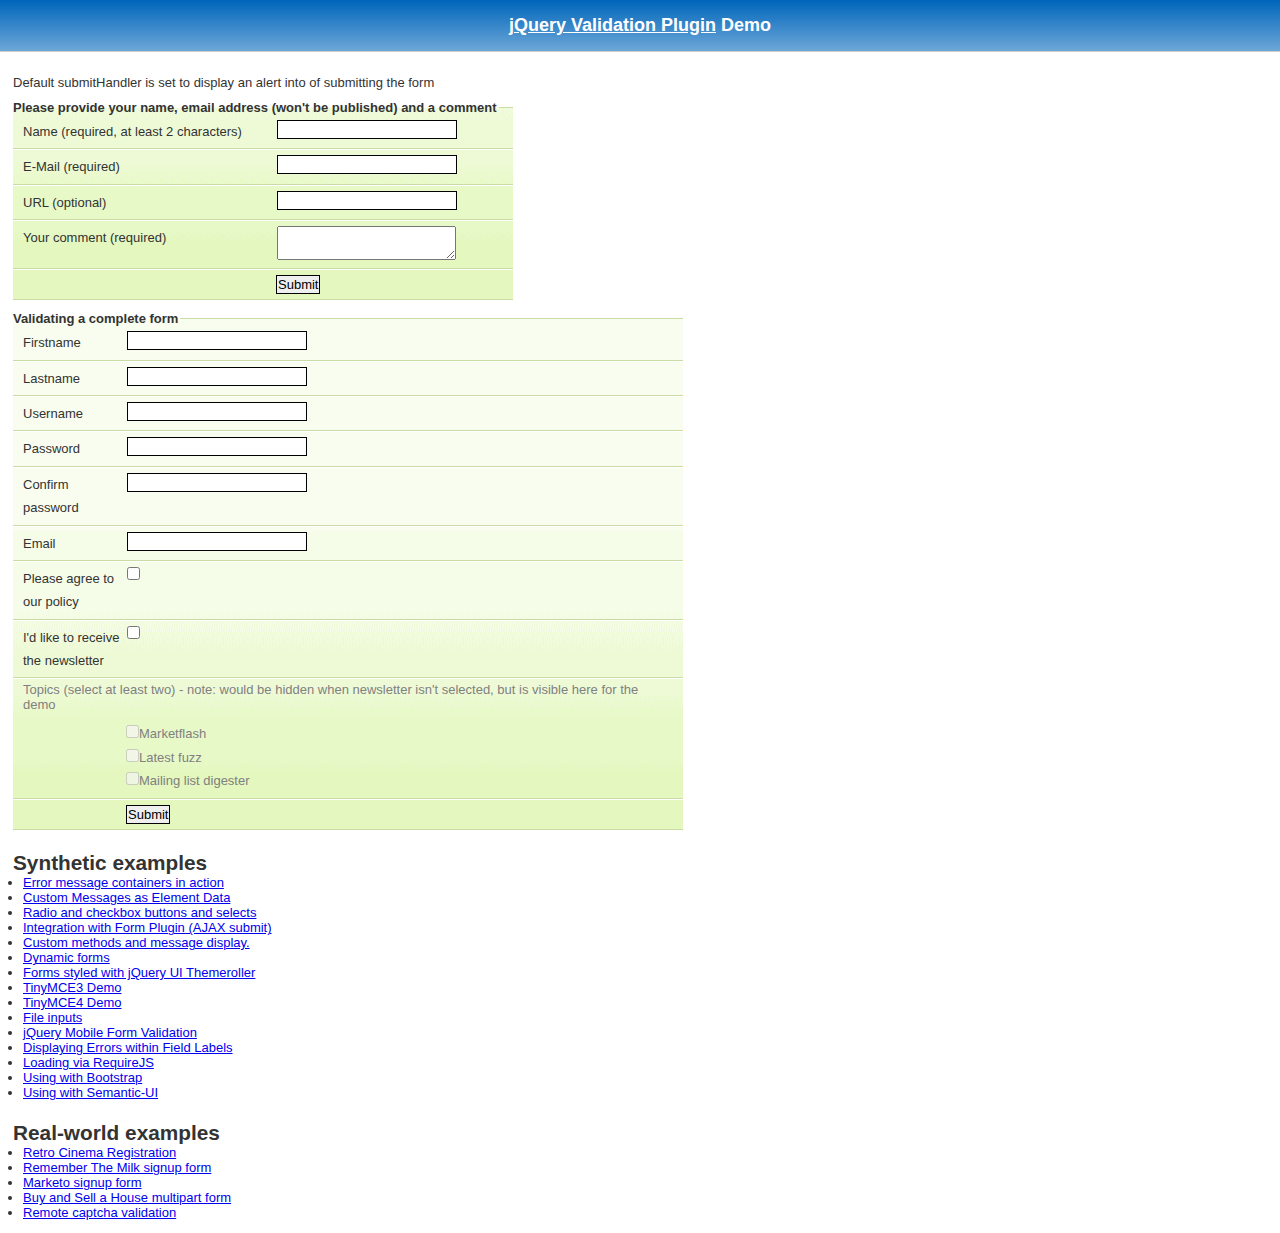
<file: plugins/jquery-validation/demo/index.html>
<!DOCTYPE html>
<html lang="en">
<head>
	<meta charset="utf-8">
	<title>jQuery validation plug-in - main demo</title>
	<link rel="stylesheet" href="css/screen.css">
	<script src="../lib/jquery.js"></script>
	<script src="../dist/jquery.validate.js"></script>
	<script>
	$.validator.setDefaults({
		submitHandler: function() {
			alert("submitted!");
		}
	});

	$().ready(function() {
		// validate the comment form when it is submitted
		$("#commentForm").validate();

		// validate signup form on keyup and submit
		$("#signupForm").validate({
			rules: {
				firstname: "required",
				lastname: "required",
				username: {
					required: true,
					minlength: 2
				},
				password: {
					required: true,
					minlength: 5
				},
				confirm_password: {
					required: true,
					minlength: 5,
					equalTo: "#password"
				},
				email: {
					required: true,
					email: true
				},
				topic: {
					required: "#newsletter:checked",
					minlength: 2
				},
				agree: "required"
			},
			messages: {
				firstname: "Please enter your firstname",
				lastname: "Please enter your lastname",
				username: {
					required: "Please enter a username",
					minlength: "Your username must consist of at least 2 characters"
				},
				password: {
					required: "Please provide a password",
					minlength: "Your password must be at least 5 characters long"
				},
				confirm_password: {
					required: "Please provide a password",
					minlength: "Your password must be at least 5 characters long",
					equalTo: "Please enter the same password as above"
				},
				email: "Please enter a valid email address",
				agree: "Please accept our policy",
				topic: "Please select at least 2 topics"
			}
		});

		// propose username by combining first- and lastname
		$("#username").focus(function() {
			var firstname = $("#firstname").val();
			var lastname = $("#lastname").val();
			if (firstname && lastname && !this.value) {
				this.value = firstname + "." + lastname;
			}
		});

		//code to hide topic selection, disable for demo
		var newsletter = $("#newsletter");
		// newsletter topics are optional, hide at first
		var inital = newsletter.is(":checked");
		var topics = $("#newsletter_topics")[inital ? "removeClass" : "addClass"]("gray");
		var topicInputs = topics.find("input").attr("disabled", !inital);
		// show when newsletter is checked
		newsletter.click(function() {
			topics[this.checked ? "removeClass" : "addClass"]("gray");
			topicInputs.attr("disabled", !this.checked);
		});
	});
	</script>
	<style>
	#commentForm {
		width: 500px;
	}
	#commentForm label {
		width: 250px;
	}
	#commentForm label.error, #commentForm input.submit {
		margin-left: 253px;
	}
	#signupForm {
		width: 670px;
	}
	#signupForm label.error {
		margin-left: 10px;
		width: auto;
		display: inline;
	}
	#newsletter_topics label.error {
		display: none;
		margin-left: 103px;
	}
	</style>
</head>
<body>
<h1 id="banner"><a href="https://jqueryvalidation.org/">jQuery Validation Plugin</a> Demo</h1>
<div id="main">
	<p>Default submitHandler is set to display an alert into of submitting the form</p>
	<form class="cmxform" id="commentForm" method="get" action="">
		<fieldset>
			<legend>Please provide your name, email address (won't be published) and a comment</legend>
			<p>
				<label for="cname">Name (required, at least 2 characters)</label>
				<input id="cname" name="name" minlength="2" type="text" required>
			</p>
			<p>
				<label for="cemail">E-Mail (required)</label>
				<input id="cemail" type="email" name="email" required>
			</p>
			<p>
				<label for="curl">URL (optional)</label>
				<input id="curl" type="url" name="url">
			</p>
			<p>
				<label for="ccomment">Your comment (required)</label>
				<textarea id="ccomment" name="comment" required></textarea>
			</p>
			<p>
				<input class="submit" type="submit" value="Submit">
			</p>
		</fieldset>
	</form>
	<form class="cmxform" id="signupForm" method="get" action="">
		<fieldset>
			<legend>Validating a complete form</legend>
			<p>
				<label for="firstname">Firstname</label>
				<input id="firstname" name="firstname" type="text">
			</p>
			<p>
				<label for="lastname">Lastname</label>
				<input id="lastname" name="lastname" type="text">
			</p>
			<p>
				<label for="username">Username</label>
				<input id="username" name="username" type="text">
			</p>
			<p>
				<label for="password">Password</label>
				<input id="password" name="password" type="password">
			</p>
			<p>
				<label for="confirm_password">Confirm password</label>
				<input id="confirm_password" name="confirm_password" type="password">
			</p>
			<p>
				<label for="email">Email</label>
				<input id="email" name="email" type="email">
			</p>
			<p>
				<label for="agree">Please agree to our policy</label>
				<input type="checkbox" class="checkbox" id="agree" name="agree">
			</p>
			<p>
				<label for="newsletter">I'd like to receive the newsletter</label>
				<input type="checkbox" class="checkbox" id="newsletter" name="newsletter">
			</p>
			<fieldset id="newsletter_topics">
				<legend>Topics (select at least two) - note: would be hidden when newsletter isn't selected, but is visible here for the demo</legend>
				<label for="topic_marketflash">
					<input type="checkbox" id="topic_marketflash" value="marketflash" name="topic">Marketflash
				</label>
				<label for="topic_fuzz">
					<input type="checkbox" id="topic_fuzz" value="fuzz" name="topic">Latest fuzz
				</label>
				<label for="topic_digester">
					<input type="checkbox" id="topic_digester" value="digester" name="topic">Mailing list digester
				</label>
				<label for="topic" class="error">Please select at least two topics you'd like to receive.</label>
			</fieldset>
			<p>
				<input class="submit" type="submit" value="Submit">
			</p>
		</fieldset>
	</form>
	<h3>Synthetic examples</h3>
	<ul>
		<li><a href="errorcontainer-demo.html">Error message containers in action</a>
		</li>
		<li><a href="custom-messages-data-demo.html">Custom Messages as Element Data</a>
		</li>
		<li><a href="radio-checkbox-select-demo.html">Radio and checkbox buttons and selects</a>
		</li>
		<li><a href="ajaxSubmit-integration-demo.html">Integration with Form Plugin (AJAX submit)</a>
		</li>
		<li><a href="custom-methods-demo.html">Custom methods and message display.</a>
		</li>
		<li><a href="dynamic-totals.html">Dynamic forms</a>
		</li>
		<li><a href="themerollered.html">Forms styled with jQuery UI Themeroller</a>
		</li>
		<li><a href="tinymce/">TinyMCE3 Demo</a>
		</li>
		<li><a href="tinymce4/">TinyMCE4 Demo</a>
		</li>
		<li><a href="file_input.html">File inputs</a>
		</li>
		<li><a href="jquerymobile.html">jQuery Mobile Form Validation</a>
		</li>
		<li><a href="errors-within-labels.html">Displaying Errors within Field Labels</a>
		</li>
		<li><a href="requirejs/index.html">Loading via RequireJS</a>
		</li>
		<li><a href="bootstrap/index.html">Using with Bootstrap</a>
		</li>
		<li><a href="semantic-ui/index.html">Using with Semantic-UI</a>
		</li>
	</ul>
	<h3>Real-world examples</h3>
	<ul>
		<li><a href="cinema/">Retro Cinema Registration</a></li>
		<li><a href="milk/">Remember The Milk signup form</a></li>
		<li><a href="marketo/">Marketo signup form</a></li>
		<li><a href="multipart/">Buy and Sell a House multipart form</a></li>
		<li><a href="captcha/">Remote captcha validation</a></li>
	</ul>
</div>
</body>
</html>
</file>
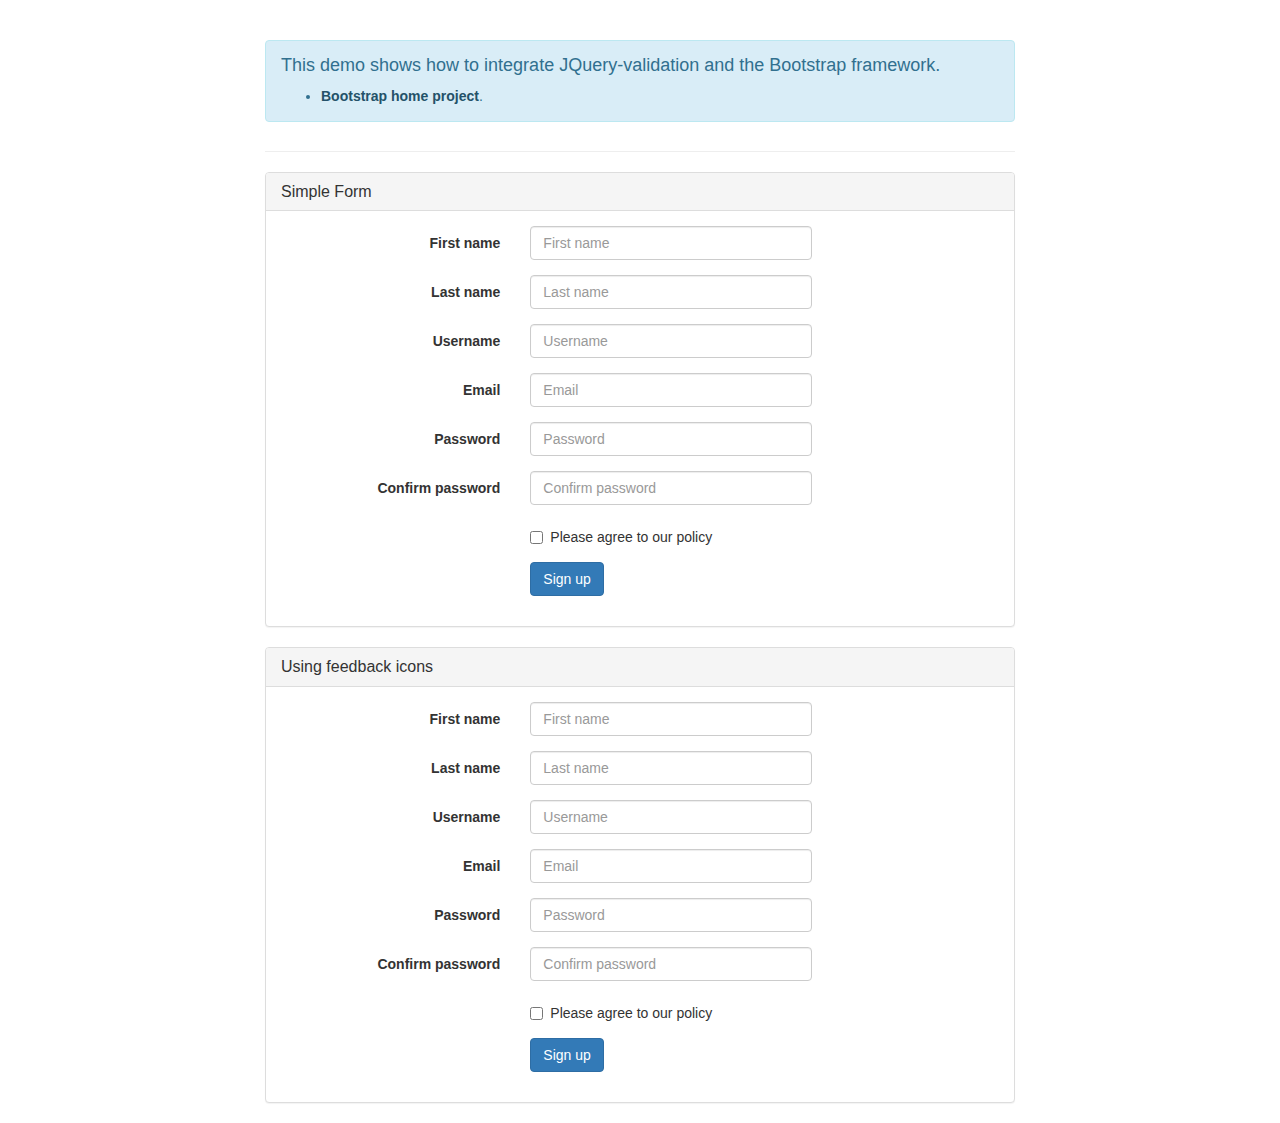
<file: plugins/jquery-validation/demo/bootstrap/index.html>
<!DOCTYPE html>
<html>
<head>
	<title>JQuery-validation demo | Bootstrap</title>

	<link rel="stylesheet" href="https://maxcdn.bootstrapcdn.com/bootstrap/3.3.5/css/bootstrap.min.css" />

	<script type="text/javascript" src="../../lib/jquery-1.11.1.js"></script>
	<script type="text/javascript" src="../../dist/jquery.validate.js"></script>
</head>
<body>
	<div class="container">
		<div class="row">
			<div class="col-sm-8 col-sm-offset-2">
				<div class="page-header">
					<div class="alert alert-info" role="alert">
						<h4>This demo shows how to integrate JQuery-validation and the Bootstrap framework.</h4>
						<ul>
							<li><a href="https://getbootstrap.com/" class="alert-link">Bootstrap home project</a>.</li>
						</ul>
					</div>
				</div>

				<div class="panel panel-default">
					<div class="panel-heading">
						<h3 class="panel-title">Simple Form</h3>
					</div>
					<div class="panel-body">
						<form id="signupForm" method="post" class="form-horizontal" action="">
							<div class="form-group">
								<label class="col-sm-4 control-label" for="firstname">First name</label>
								<div class="col-sm-5">
									<input type="text" class="form-control" id="firstname" name="firstname" placeholder="First name" />
								</div>
							</div>

							<div class="form-group">
								<label class="col-sm-4 control-label" for="lastname">Last name</label>
								<div class="col-sm-5">
									<input type="text" class="form-control" id="lastname" name="lastname" placeholder="Last name" />
								</div>
							</div>

							<div class="form-group">
								<label class="col-sm-4 control-label" for="username">Username</label>
								<div class="col-sm-5">
									<input type="text" class="form-control" id="username" name="username" placeholder="Username" />
								</div>
							</div>

							<div class="form-group">
								<label class="col-sm-4 control-label" for="email">Email</label>
								<div class="col-sm-5">
									<input type="text" class="form-control" id="email" name="email" placeholder="Email" />
								</div>
							</div>

							<div class="form-group">
								<label class="col-sm-4 control-label" for="password">Password</label>
								<div class="col-sm-5">
									<input type="password" class="form-control" id="password" name="password" placeholder="Password" />
								</div>
							</div>

							<div class="form-group">
								<label class="col-sm-4 control-label" for="confirm_password">Confirm password</label>
								<div class="col-sm-5">
									<input type="password" class="form-control" id="confirm_password" name="confirm_password" placeholder="Confirm password" />
								</div>
							</div>

							<div class="form-group">
								<div class="col-sm-5 col-sm-offset-4">
									<div class="checkbox">
										<label>
											<input type="checkbox" id="agree" name="agree" value="agree" />Please agree to our policy
										</label>
									</div>
								</div>
							</div>

							<div class="form-group">
								<div class="col-sm-9 col-sm-offset-4">
									<button type="submit" class="btn btn-primary" name="signup" value="Sign up">Sign up</button>
								</div>
							</div>
						</form>
					</div>
				</div>

				<div class="panel panel-default">
					<div class="panel-heading">
						<h3 class="panel-title">Using feedback icons</h3>
					</div>
					<div class="panel-body">
						<form id="signupForm1" method="post" class="form-horizontal" action="">
							<div class="form-group">
								<label class="col-sm-4 control-label" for="firstname1">First name</label>
								<div class="col-sm-5">
									<input type="text" class="form-control" id="firstname1" name="firstname1" placeholder="First name" />
								</div>
							</div>

							<div class="form-group">
								<label class="col-sm-4 control-label" for="lastname1">Last name</label>
								<div class="col-sm-5">
									<input type="text" class="form-control" id="lastname1" name="lastname1" placeholder="Last name" />
								</div>
							</div>

							<div class="form-group">
								<label class="col-sm-4 control-label" for="username1">Username</label>
								<div class="col-sm-5">
									<input type="text" class="form-control" id="username1" name="username1" placeholder="Username" />
								</div>
							</div>

							<div class="form-group">
								<label class="col-sm-4 control-label" for="email1">Email</label>
								<div class="col-sm-5">
									<input type="text" class="form-control" id="email1" name="email1" placeholder="Email" />
								</div>
							</div>

							<div class="form-group">
								<label class="col-sm-4 control-label" for="password1">Password</label>
								<div class="col-sm-5">
									<input type="password" class="form-control" id="password1" name="password1" placeholder="Password" />
								</div>
							</div>

							<div class="form-group">
								<label class="col-sm-4 control-label" for="confirm_password1">Confirm password</label>
								<div class="col-sm-5">
									<input type="password" class="form-control" id="confirm_password1" name="confirm_password1" placeholder="Confirm password" />
								</div>
							</div>

							<div class="form-group">
								<div class="col-sm-5 col-sm-offset-4">
									<div class="checkbox">
										<label>
											<input type="checkbox" id="agree1" name="agree1" value="agree" />Please agree to our policy
										</label>
									</div>
								</div>
							</div>

							<div class="form-group">
								<div class="col-sm-9 col-sm-offset-4">
									<button type="submit" class="btn btn-primary" name="signup1" value="Sign up">Sign up</button>
								</div>
							</div>
						</form>
					</div>
				</div>
			</div>
		</div>
	</div>
	<script type="text/javascript">
		$.validator.setDefaults( {
			submitHandler: function () {
				alert( "submitted!" );
			}
		} );

		$( document ).ready( function () {
			$( "#signupForm" ).validate( {
				rules: {
					firstname: "required",
					lastname: "required",
					username: {
						required: true,
						minlength: 2
					},
					password: {
						required: true,
						minlength: 5
					},
					confirm_password: {
						required: true,
						minlength: 5,
						equalTo: "#password"
					},
					email: {
						required: true,
						email: true
					},
					agree: "required"
				},
				messages: {
					firstname: "Please enter your firstname",
					lastname: "Please enter your lastname",
					username: {
						required: "Please enter a username",
						minlength: "Your username must consist of at least 2 characters"
					},
					password: {
						required: "Please provide a password",
						minlength: "Your password must be at least 5 characters long"
					},
					confirm_password: {
						required: "Please provide a password",
						minlength: "Your password must be at least 5 characters long",
						equalTo: "Please enter the same password as above"
					},
					email: "Please enter a valid email address",
					agree: "Please accept our policy"
				},
				errorElement: "em",
				errorPlacement: function ( error, element ) {
					// Add the `help-block` class to the error element
					error.addClass( "help-block" );

					if ( element.prop( "type" ) === "checkbox" ) {
						error.insertAfter( element.parent( "label" ) );
					} else {
						error.insertAfter( element );
					}
				},
				highlight: function ( element, errorClass, validClass ) {
					$( element ).parents( ".col-sm-5" ).addClass( "has-error" ).removeClass( "has-success" );
				},
				unhighlight: function (element, errorClass, validClass) {
					$( element ).parents( ".col-sm-5" ).addClass( "has-success" ).removeClass( "has-error" );
				}
			} );

			$( "#signupForm1" ).validate( {
				rules: {
					firstname1: "required",
					lastname1: "required",
					username1: {
						required: true,
						minlength: 2
					},
					password1: {
						required: true,
						minlength: 5
					},
					confirm_password1: {
						required: true,
						minlength: 5,
						equalTo: "#password1"
					},
					email1: {
						required: true,
						email: true
					},
					agree1: "required"
				},
				messages: {
					firstname1: "Please enter your firstname",
					lastname1: "Please enter your lastname",
					username1: {
						required: "Please enter a username",
						minlength: "Your username must consist of at least 2 characters"
					},
					password1: {
						required: "Please provide a password",
						minlength: "Your password must be at least 5 characters long"
					},
					confirm_password1: {
						required: "Please provide a password",
						minlength: "Your password must be at least 5 characters long",
						equalTo: "Please enter the same password as above"
					},
					email1: "Please enter a valid email address",
					agree1: "Please accept our policy"
				},
				errorElement: "em",
				errorPlacement: function ( error, element ) {
					// Add the `help-block` class to the error element
					error.addClass( "help-block" );

					// Add `has-feedback` class to the parent div.form-group
					// in order to add icons to inputs
					element.parents( ".col-sm-5" ).addClass( "has-feedback" );

					if ( element.prop( "type" ) === "checkbox" ) {
						error.insertAfter( element.parent( "label" ) );
					} else {
						error.insertAfter( element );
					}

					// Add the span element, if doesn't exists, and apply the icon classes to it.
					if ( !element.next( "span" )[ 0 ] ) {
						$( "<span class='glyphicon glyphicon-remove form-control-feedback'></span>" ).insertAfter( element );
					}
				},
				success: function ( label, element ) {
					// Add the span element, if doesn't exists, and apply the icon classes to it.
					if ( !$( element ).next( "span" )[ 0 ] ) {
						$( "<span class='glyphicon glyphicon-ok form-control-feedback'></span>" ).insertAfter( $( element ) );
					}
				},
				highlight: function ( element, errorClass, validClass ) {
					$( element ).parents( ".col-sm-5" ).addClass( "has-error" ).removeClass( "has-success" );
					$( element ).next( "span" ).addClass( "glyphicon-remove" ).removeClass( "glyphicon-ok" );
				},
				unhighlight: function ( element, errorClass, validClass ) {
					$( element ).parents( ".col-sm-5" ).addClass( "has-success" ).removeClass( "has-error" );
					$( element ).next( "span" ).addClass( "glyphicon-ok" ).removeClass( "glyphicon-remove" );
				}
			} );
		} );
	</script>
</body>
</html>
</file>
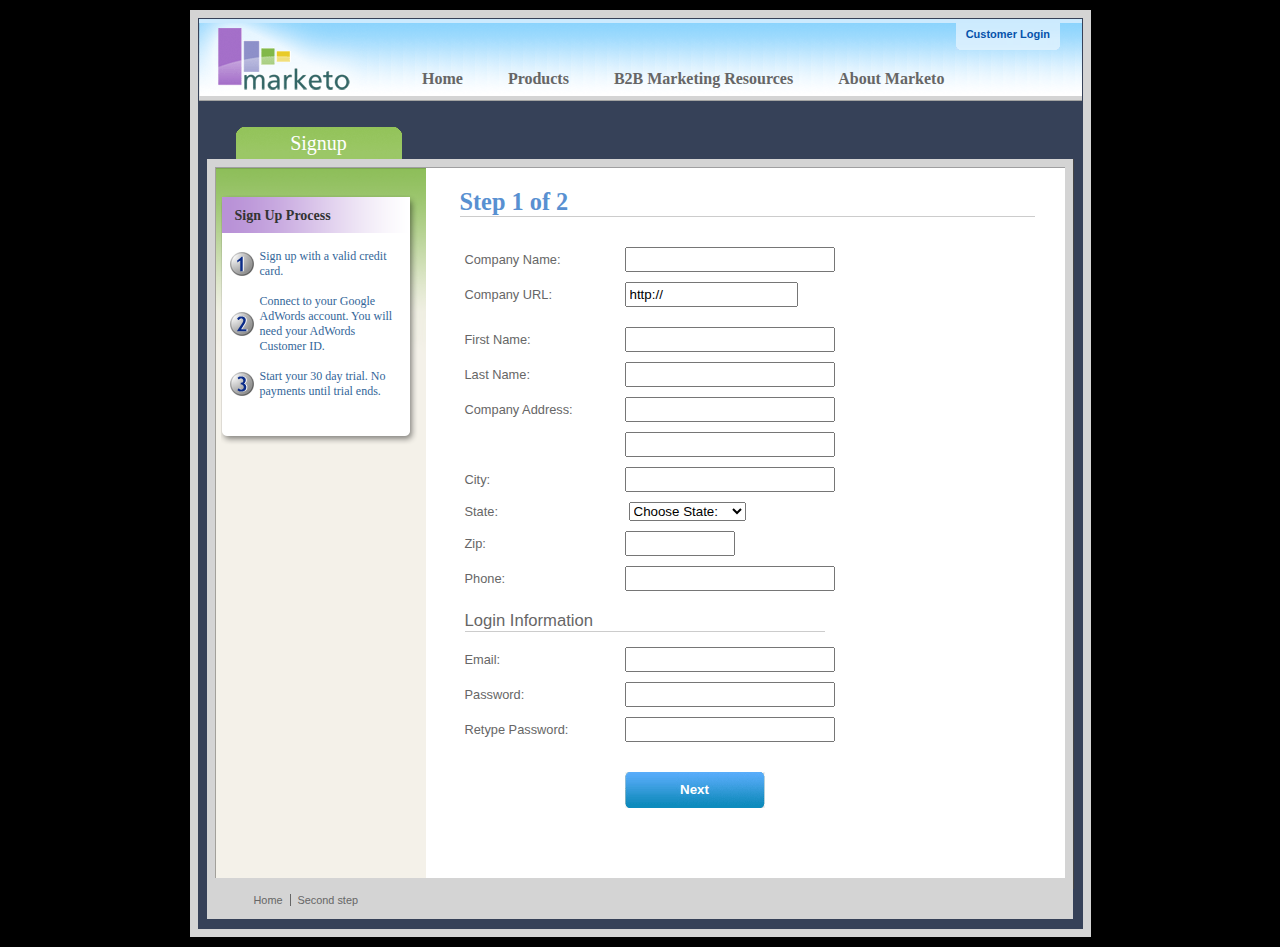
<file: plugins/jquery-validation/demo/marketo/index.html>
<!DOCTYPE html>
<html lang="en">
<head>
	<meta charset="utf-8">
	<title>Subscription Signup | Marketo</title>
	<script src="../../lib/jquery.js"></script>
	<script src="../../lib/jquery.mockjax.js"></script>
	<script src="../../dist/jquery.validate.js"></script>
	<script src="jquery.maskedinput.js"></script>
	<script src="mktSignup.js"></script>
	<link rel="stylesheet" href="stylesheet.css">
</head>
<body>
<!-- start page wrapper -->
<div id="letterbox">
	<!-- start header container -->
	<div id="header-background">
		<div class="nav-global-container">
			<div class="login">
				<a href="#">
					<span></span>Customer Login</a>
			</div>
			<div class="logo">
				<a href="#">
					<img src="images/logo_marketo.gif" width="168" height="73" alt="Marketo">
				</a>
			</div>
			<div class="nav-global">
				<ul>
					<li>
						<a href="#" class="nav-g01">
							<span></span>Home</a>
					</li>
					<li>
						<a href="#" class="nav-g02">
							<span></span>Products</a>
					</li>
					<li>
						<a href="#" class="nav-g04">
							<span></span>B2B Marketing Resources</a>
					</li>
					<li>
						<a href="#" class="nav-g05">
							<span></span>About Marketo</a>
					</li>
				</ul>
			</div>
		</div>
	</div>
	<!-- end header container -->
	<div class="line-grey-tier"></div>
	<!-- start page container 2 div-->
	<div id="page-container" class="resize">
		<div id="page-content-inner" class="resize">
			<!-- start col-main -->
			<div id="col-main" class="resize" style="">
				<!-- start main content -->
				<div class="main-content resize">
					<div class="action-container" style="display:none;"></div>
					<h1>Step 1 of 2</h1>
					<p>
					</p>
					<br clear="all">
					<div>
						<form id="profileForm" type="actionForm" action="step2.htm" method="get">
							<div class="error" style="display:none;">
								<img src="images/warning.gif" alt="Warning!" width="24" height="24" style="float:left; margin: -5px 10px 0px 0px;">
								<span></span>.
								<br clear="all">
							</div>
							<table cellpadding="0" cellspacing="0" border="0">
								<tr>
									<td class="label">
										<label for="co_name">Company Name:</label>
									</td>
									<td class="field">
										<input id="co_name" class="required" maxlength="40" name="co_name" size="20" type="text" tabindex="1" value="">
									</td>
								</tr>
								<tr>
									<td class="label">
										<label for="co_url">Company URL:</label>
									</td>
									<td class="field">
										<input id="co_url" class="required defaultInvalid url" maxlength="40" name="co_url" style="width:163px" type="text" tabindex="2" value="http://">
									</td>
								</tr>
								<tr>
									<td>
									<td>
								</tr>
								<tr>
									<td class="label">
										<label for="first_name">First Name:</label>
									</td>
									<td class="field">
										<input id="first_name" class="required" maxlength="40" name="first_name" size="20" type="text" tabindex="3" value="">
									</td>
								</tr>
								<tr>
									<td class="label">
										<label for="last_name">Last Name:</label>
									</td>
									<td class="field">
										<input id="last_name" class="required" maxlength="40" name="last_name" size="20" type="text" tabindex="4" value="">
									</td>
								</tr>
								<tr>
									<td class="label">
										<label for="address1">Company Address:</label>
									</td>
									<td class="field">
										<input maxlength="40" class="required" name="address1" size="20" type="text" tabindex="5" value="">
									</td>
								</tr>
								<tr>
									<td class="label"></td>
									<td class="field">
										<input maxlength="40" name="address2" size="20" type="text" tabindex="6" value="">
									</td>
								</tr>
								<tr>
									<td class="label">
										<label for="city">City:</label>
									</td>
									<td class="field">
										<input maxlength="40" class="required" name="city" size="20" type="text" tabindex="7" value="">
									</td>
								</tr>
								<tr>
									<td class="label">
										<label for="state">State:</label>
									</td>
									<td class="field">
										<select id="state" class="required" name="state" style="margin-left: 4px;" tabindex="8">
											<option value="">Choose State:</option>
											<option value="AL">Alabama</option>
											<option value="AK">Alaska</option>
											<option value="AZ">Arizona</option>
											<option value="AR">Arkansas</option>
											<option value="CA">California</option>
											<option value="CO">Colorado</option>
											<option value="CT">Connecticut</option>
											<option value="DE">Delaware</option>
											<option value="FL">Florida</option>
											<option value="GA">Georgia</option>
											<option value="HI">Hawaii</option>
											<option value="ID">Idaho</option>
											<option value="IL">Illinois</option>
											<option value="IN">Indiana</option>
											<option value="IA">Iowa</option>
											<option value="KS">Kansas</option>
											<option value="KY">Kentucky</option>
											<option value="LA">Louisiana</option>
											<option value="ME">Maine</option>
											<option value="MD">Maryland</option>
											<option value="MA">Massachusetts</option>
											<option value="MI">Michigan</option>
											<option value="MN">Minnesota</option>
											<option value="MS">Mississippi</option>
											<option value="MO">Missouri</option>
											<option value="MT">Montana</option>
											<option value="NE">Nebraska</option>
											<option value="NV">Nevada</option>
											<option value="NH">New Hampshire</option>
											<option value="NJ">New Jersey</option>
											<option value="NM">New Mexico</option>
											<option value="NY">New York</option>
											<option value="NC">North Carolina</option>
											<option value="ND">North Dakota</option>
											<option value="OH">Ohio</option>
											<option value="OK">Oklahoma</option>
											<option value="OR">Oregon</option>
											<option value="PA">Pennsylvania</option>
											<option value="RI">Rhode Island</option>
											<option value="SC">South Carolina</option>
											<option value="SD">South Dakota</option>
											<option value="TN">Tennessee</option>
											<option value="TX">Texas</option>
											<option value="UT">Utah</option>
											<option value="VT">Vermont</option>
											<option value="VA">Virginia</option>
											<option value="WA">Washington</option>
											<option value="WV">West Virginia</option>
											<option value="WI">Wisconsin</option>
											<option value="WY">Wyoming</option>
										</select>
									</td>
								</tr>
								<tr>
									<td class="label">
										<label for="zip">Zip:</label>
									</td>
									<td class="field">
										<input maxlength="10" name="zip" style="width: 100px" type="text" class="required zipcode" tabindex="9" value="">
									</td>
								</tr>
								<tr>
									<td class="label">
										<label for="phone">Phone:</label>
									</td>
									<td class="field">
										<input id="phone" maxlength="14" name="phone" type="text" class="required phone" tabindex="10" value="">
									</td>
								</tr>
								<tr>
									<td colspan="2">
										<h2 style="border-bottom: 1px solid #CCCCCC;">Login Information</h2>
									</td>
								</tr>
								<tr>
									<td class="label">
										<label for="email">Email:</label>
									</td>
									<td class="field">
										<input id="email" class="required email" remote="emails.action" maxlength="40" name="email" size="20" type="text" tabindex="11" value="">
									</td>
								</tr>
								<tr>
									<td class="label">
										<label for="password1">Password:</label>
									</td>
									<td class="field">
										<input id="password1" class="required password" maxlength="40" name="password1" size="20" type="password" tabindex="12" value="">
									</td>
								</tr>
								<tr>
									<td class="label">
										<label for="password2">Retype Password:</label>
									</td>
									<td class="field">
										<input id="password2" class="required" equalTo="#password1" maxlength="40" name="password2" size="20" type="password" tabindex="13" value="">
										<div class="formError"></div>
									</td>
								</tr>
								<tr>
									<td></td>
									<td>
										<div class="buttonSubmit">
											<span></span>
											<input class="formButton" type="submit" value="Next" style="width: 140px" tabindex="14">
										</div>
									</td>
								</tr>
							</table>
							<br>
							<br>
						</form>
						<br clear="all">
					</div>
				</div>
				<!-- end main content -->
				<br>
			</div>
			<!-- end col-main -->
			<!-- start left col -->
			<div id="col-left" class="nav-left-back empty resize" style="position: absolute; min-height: 450px;">
				<div class="col-left-header-tab" style="position: absolute;">Signup</div>
				<div class="nav-left"></div>
				<div class="left-nav-callout png" style="top: 15px; margin-bottom: 100px;">
					<img src="images/left-nav-callout-long.png" class="png" alt="">
					<h6>Sign Up Process</h6>
					<a style="background-image: url(images/step1-24.gif); font-weight: normal; text-decoration: none; cursor: default;">Sign up with a valid credit card.</a>
					<a style="background-image: url(images/step2-24.gif); font-weight: normal; text-decoration: none; cursor: default;">Connect to your Google AdWords account.  You will need your AdWords Customer ID.</a>
					<a style="background-image: url(images/step3-24.gif); font-weight: normal; text-decoration: none; cursor: default;">Start your 30 day trial.  No payments until trial ends.</a>
				</div>
				<div class="footerAddress">
					<b>Marketo Inc.</b>
					<br>1710 S. Amphlett Blvd.
					<br>San Mateo, CA 94402 USA
					<br>
				</div>
				<br clear="all">
			</div>
			<!-- end left col -->
		</div>
	</div>
	<!-- end page container 2 divs-->
	<div id="footer-container" align="center">
		<div class="footer">
			<ul>
				<li><a href="..">Home</a>
				</li>
				<li class="line-off"><a href="step2.htm">Second step</a>
				</li>
			</ul>
		</div>
	</div>
	<!-- end page wrapper -->
</div>
</body>
</html>
</file>
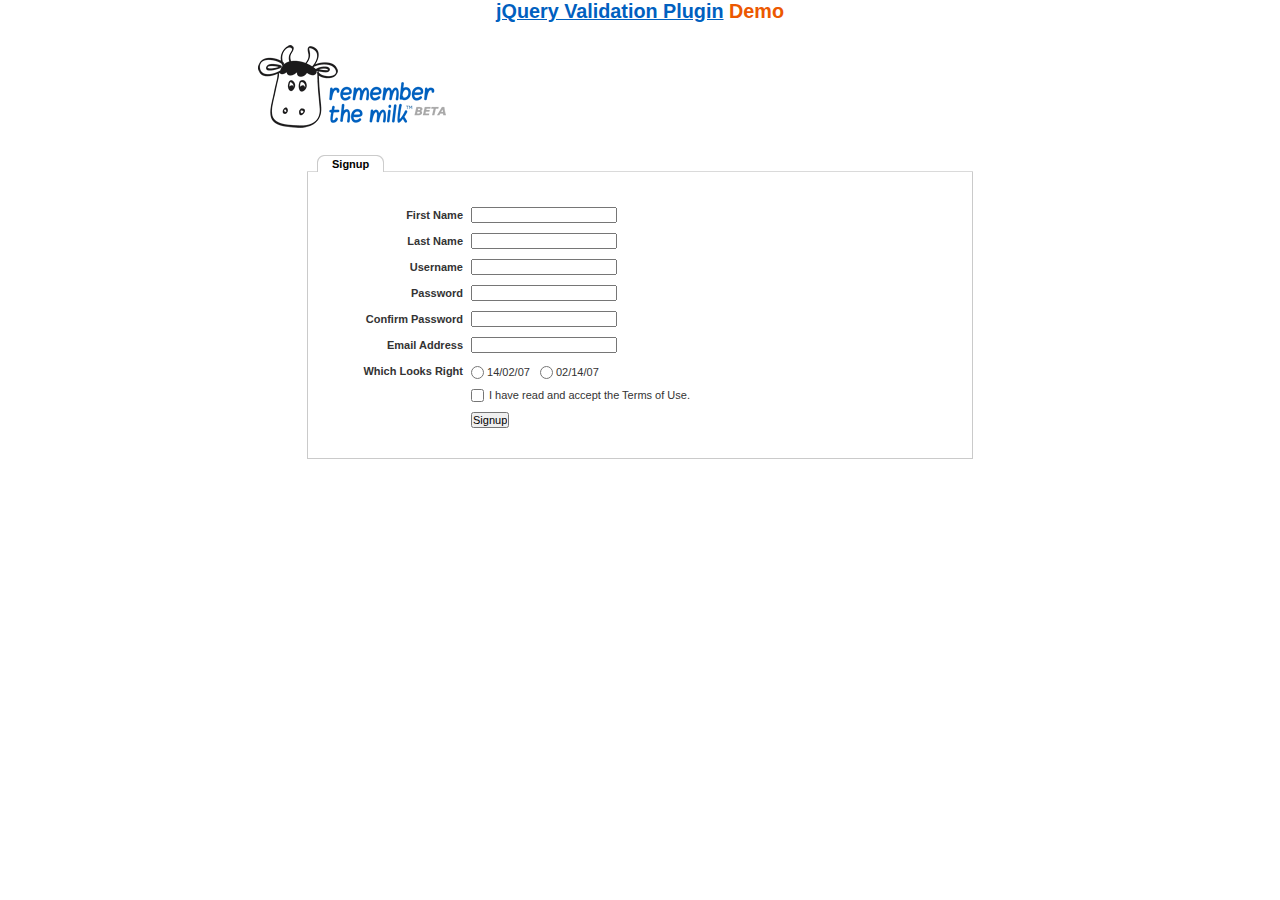
<file: plugins/jquery-validation/demo/milk/index.html>
<!DOCTYPE html>
<html lang="en">
<head>
	<meta charset="utf-8">
	<title>Remember The Milk signup form - jQuery Validate plugin demo - with friendly permission from the RTM team</title>
	<link rel="stylesheet" href="milk.css">
	<script src="../../lib/jquery.js"></script>
	<script src="../../lib/jquery.mockjax.js"></script>
	<script src="../../dist/jquery.validate.js"></script>
	<script>
	$(document).ready(function() {
		$.mockjax({
			url: "emails.action",
			response: function(settings) {
				var email = settings.data.email,
					emails = ["glen@marketo.com", "george@bush.gov", "me@god.com", "aboutface@cooper.com", "steam@valve.com", "bill@gates.com"];
				this.responseText = "true";
				if ($.inArray(email, emails) !== -1) {
					this.responseText = "false";
				}
			},
			responseTime: 500
		});

		$.mockjax({
			url: "users.action",
			response: function(settings) {
				var user = settings.data.username,
					users = ["asdf", "Peter", "Peter2", "George"];
				this.responseText = "true";
				if ($.inArray(user, users) !== -1) {
					this.responseText = "false";
				}
			},
			responseTime: 500
		});

		// validate signup form on keyup and submit
		var validator = $("#signupform").validate({
			rules: {
				firstname: "required",
				lastname: "required",
				username: {
					required: true,
					minlength: 2,
					remote: "users.action"
				},
				password: {
					required: true,
					minlength: 5
				},
				password_confirm: {
					required: true,
					minlength: 5,
					equalTo: "#password"
				},
				email: {
					required: true,
					email: true,
					remote: "emails.action"
				},
				dateformat: "required",
				terms: "required"
			},
			messages: {
				firstname: "Enter your firstname",
				lastname: "Enter your lastname",
				username: {
					required: "Enter a username",
					minlength: jQuery.validator.format("Enter at least {0} characters"),
					remote: jQuery.validator.format("{0} is already in use")
				},
				password: {
					required: "Provide a password",
					minlength: jQuery.validator.format("Enter at least {0} characters")
				},
				password_confirm: {
					required: "Repeat your password",
					minlength: jQuery.validator.format("Enter at least {0} characters"),
					equalTo: "Enter the same password as above"
				},
				email: {
					required: "Please enter a valid email address",
					minlength: "Please enter a valid email address",
					remote: jQuery.validator.format("{0} is already in use")
				},
				dateformat: "Choose your preferred dateformat",
				terms: " "
			},
			// the errorPlacement has to take the table layout into account
			errorPlacement: function(error, element) {
				if (element.is(":radio"))
					error.appendTo(element.parent().next().next());
				else if (element.is(":checkbox"))
					error.appendTo(element.next());
				else
					error.appendTo(element.parent().next());
			},
			// specifying a submitHandler prevents the default submit, good for the demo
			submitHandler: function() {
				alert("submitted!");
			},
			// set this class to error-labels to indicate valid fields
			success: function(label) {
				// set &nbsp; as text for IE
				label.html("&nbsp;").addClass("checked");
			},
			highlight: function(element, errorClass) {
				$(element).parent().next().find("." + errorClass).removeClass("checked");
			}
		});

		// propose username by combining first- and lastname
		$("#username").focus(function() {
			var firstname = $("#firstname").val();
			var lastname = $("#lastname").val();
			if (firstname && lastname && !this.value) {
				this.value = (firstname + "." + lastname).toLowerCase();
			}
		});
	});
	</script>
</head>
<body>
<h1 id="banner"><a href="https://jqueryvalidation.org/">jQuery Validation Plugin</a> Demo</h1>
<div id="main">
	<div id="content">
		<div id="header">
			<div id="headerlogo">
				<img src="milk.png" alt="Remember The Milk">
			</div>
		</div>
		<div style="clear: both;">
			<div></div>
		</div>
		<div class="content">
			<div id="signupbox">
				<div id="signuptab">
					<ul>
						<li id="signupcurrent"><a href=" ">Signup</a>
						</li>
					</ul>
				</div>
				<div id="signupwrap">
					<form id="signupform" autocomplete="off" method="get" action="">
						<table>
							<tr>
								<td class="label">
									<label id="lfirstname" for="firstname">First Name</label>
								</td>
								<td class="field">
									<input id="firstname" name="firstname" type="text" value="" maxlength="100">
								</td>
								<td class="status"></td>
							</tr>
							<tr>
								<td class="label">
									<label id="llastname" for="lastname">Last Name</label>
								</td>
								<td class="field">
									<input id="lastname" name="lastname" type="text" value="" maxlength="100">
								</td>
								<td class="status"></td>
							</tr>
							<tr>
								<td class="label">
									<label id="lusername" for="username">Username</label>
								</td>
								<td class="field">
									<input id="username" name="username" type="text" value="" maxlength="50">
								</td>
								<td class="status"></td>
							</tr>
							<tr>
								<td class="label">
									<label id="lpassword" for="password">Password</label>
								</td>
								<td class="field">
									<input id="password" name="password" type="password" maxlength="50" value="">
								</td>
								<td class="status"></td>
							</tr>
							<tr>
								<td class="label">
									<label id="lpassword_confirm" for="password_confirm">Confirm Password</label>
								</td>
								<td class="field">
									<input id="password_confirm" name="password_confirm" type="password" maxlength="50" value="">
								</td>
								<td class="status"></td>
							</tr>
							<tr>
								<td class="label">
									<label id="lemail" for="email">Email Address</label>
								</td>
								<td class="field">
									<input id="email" name="email" type="text" value="" maxlength="150">
								</td>
								<td class="status"></td>
							</tr>
							<tr>
								<td class="label">
									<label>Which Looks Right</label>
								</td>
								<td class="field" colspan="2" style="vertical-align: top; padding-top: 2px;">
									<table>
										<tbody>
											<tr>
												<td style="padding-right: 5px;">
													<input id="dateformat_eu" name="dateformat" type="radio" value="0">
													<label id="ldateformat_eu" for="dateformat_eu">14/02/07</label>
												</td>
												<td style="padding-left: 5px;">
													<input id="dateformat_am" name="dateformat" type="radio" value="1">
													<label id="ldateformat_am" for="dateformat_am">02/14/07</label>
												</td>
												<td>
												</td>
											</tr>
										</tbody>
									</table>
								</td>
							</tr>
							<tr>
								<td class="label">&nbsp;</td>
								<td class="field" colspan="2">
									<div id="termswrap">
										<input id="terms" type="checkbox" name="terms">
										<label id="lterms" for="terms">I have read and accept the Terms of Use.</label>
									</div>
									<!-- /termswrap -->
								</td>
							</tr>
							<tr>
								<td class="label">
									<label id="lsignupsubmit" for="signupsubmit">Signup</label>
								</td>
								<td class="field" colspan="2">
									<input id="signupsubmit" name="signup" type="submit" value="Signup">
								</td>
							</tr>
						</table>
					</form>
				</div>
			</div>
		</div>
	</div>
</div>
</body>
</html>
</file>
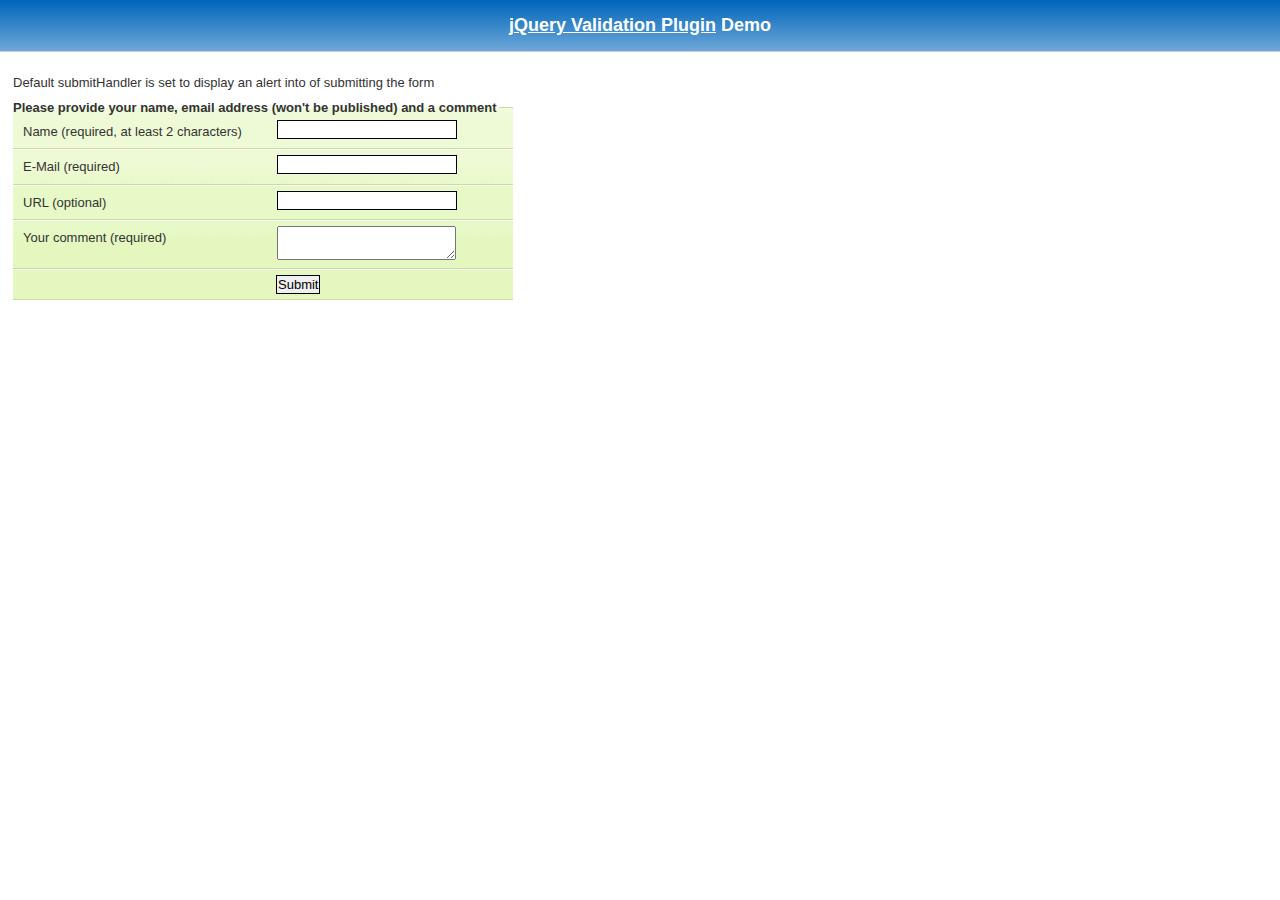
<file: plugins/jquery-validation/demo/requirejs/index.html>
<!DOCTYPE html>
<html lang="en">
	<head>
		<meta charset="utf-8">
		<title>jQuery validation plug-in - requirejs demo</title>

		<link rel="stylesheet" href="../css/screen.css">

		<style type="text/css">
			#commentForm { width: 500px; }
			#commentForm label { width: 250px; }
			#commentForm label.error, #commentForm input.submit { margin-left: 253px; }
		</style>
</head>
<body>

	<h1 id="banner"><a href="https://jqueryvalidation.org/">jQuery Validation Plugin</a> Demo</h1>
	<div id="main">

		<p>Default submitHandler is set to display an alert into of submitting the form</p>
		<form class="cmxform" id="commentForm" method="get" action="">
			<fieldset>
				<legend>Please provide your name, email address (won't be published) and a comment</legend>
				<p>
					<label for="cname">Name (required, at least 2 characters)</label>
					<input id="cname" name="name" minlength="2" type="text" required>
				</p>
				<p>
					<label for="cemail">E-Mail (required)</label>
					<input id="cemail" type="email" name="email" required>
				</p>
				<p>
					<label for="curl">URL (optional)</label>
					<input id="curl" type="url" name="url">
				</p>
				<p>
					<label for="ccomment">Your comment (required)</label>
					<textarea id="ccomment" name="comment" required></textarea>
				</p>
				<p>
					<input class="submit" type="submit" value="Submit">
				</p>
			</fieldset>
		</form>

		<script>
		var require = {
			paths: {
				"jquery": "../../lib/jquery-3.1.1"
			}
		};
		</script>
		<script src="../../lib/require.js" data-main="app.js"></script>
	</div>
</body>
</html>
</file>
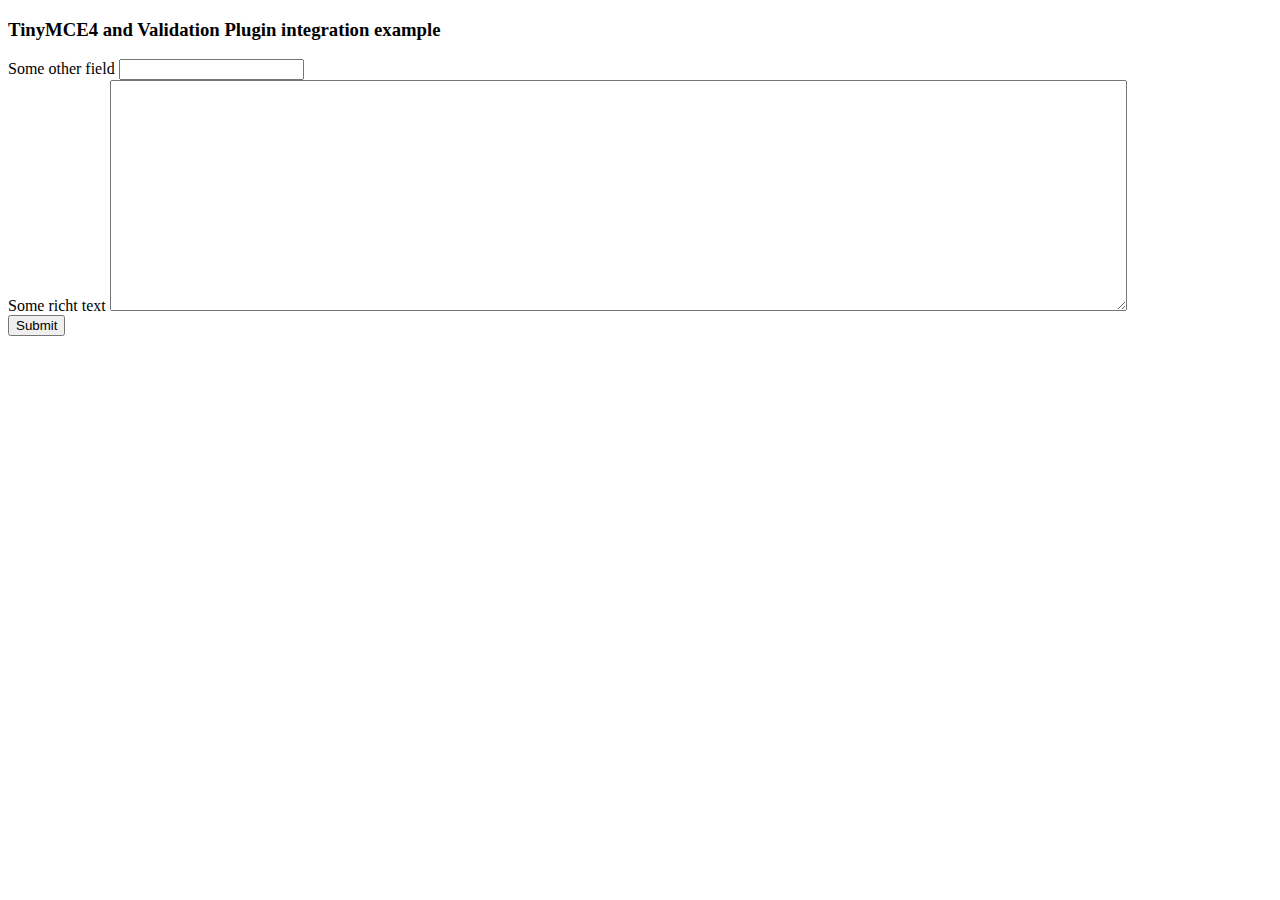
<file: plugins/jquery-validation/demo/tinymce4/index.html>
<!doctype html>
<html lang="en">
<head>
	<meta charset="utf-8">
	<title>jQuery Validation plugin: integration with TinyMCE</title>
	<script src="../../lib/jquery.js"></script>
	<script src="../../dist/jquery.validate.js"></script>
	<script src="//tinymce.cachefly.net/4.1/tinymce.min.js"></script>
	<script>
	tinymce.init({
		mode: "textareas",

		setup: function(editor) {
			editor.on('change', function(e) {
				tinymce.triggerSave();
				$("#" + editor.id).valid();
			});
		}

	});
	$(function() {
		var validator = $("#myform").submit(function() {
			// update underlying textarea before submit validation
			tinyMCE.triggerSave();
		}).validate({
			ignore: "",
			rules: {
				title: "required",
				content: "required"
			},
			errorPlacement: function(label, element) {
				// position error label after generated textarea
				if (element.is("textarea")) {
					label.insertAfter(element.next());
				} else {
					label.insertAfter(element)
				}
			}
		});
		validator.focusInvalid = function() {
			// put focus on tinymce on submit validation
			if (this.settings.focusInvalid) {
				try {
					var toFocus = $(this.findLastActive() || this.errorList.length && this.errorList[0].element || []);
					if (toFocus.is("textarea")) {
						tinyMCE.get(toFocus.attr("id")).focus();
					} else {
						toFocus.filter(":visible").focus();
					}
				} catch (e) {
					// ignore IE throwing errors when focusing hidden elements
				}
			}
		}
	})
	</script>
	<!-- /TinyMCE -->
</head>
<body>
<form id="myform" action="">
	<h3>TinyMCE4 and Validation Plugin integration example</h3>
	<label>Some other field</label>
	<input name="title">
	<br>
	<label>Some richt text</label>
	<textarea id="content" name="content" rows="15" cols="80" style="width: 80%"></textarea>
	<br>
	<input type="submit" name="save" value="Submit">
</form>
</body>
</html>
</file>
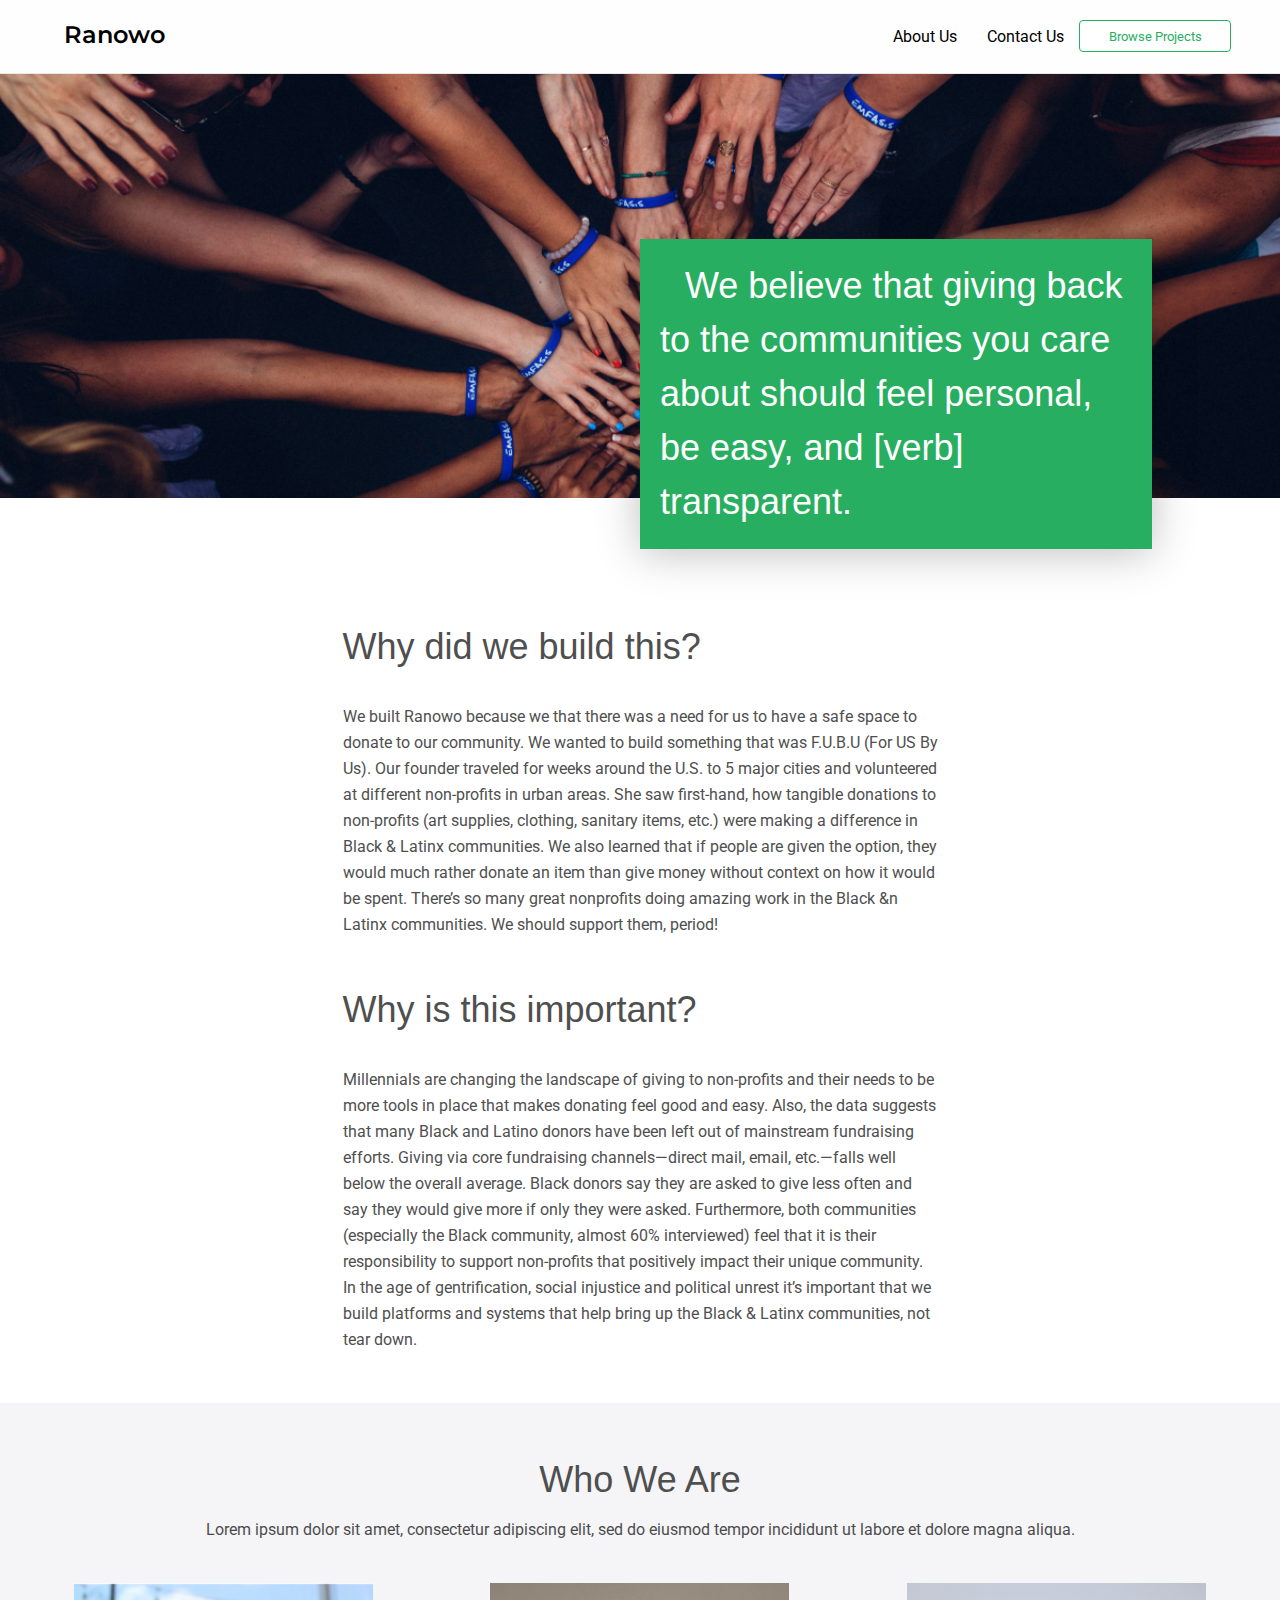
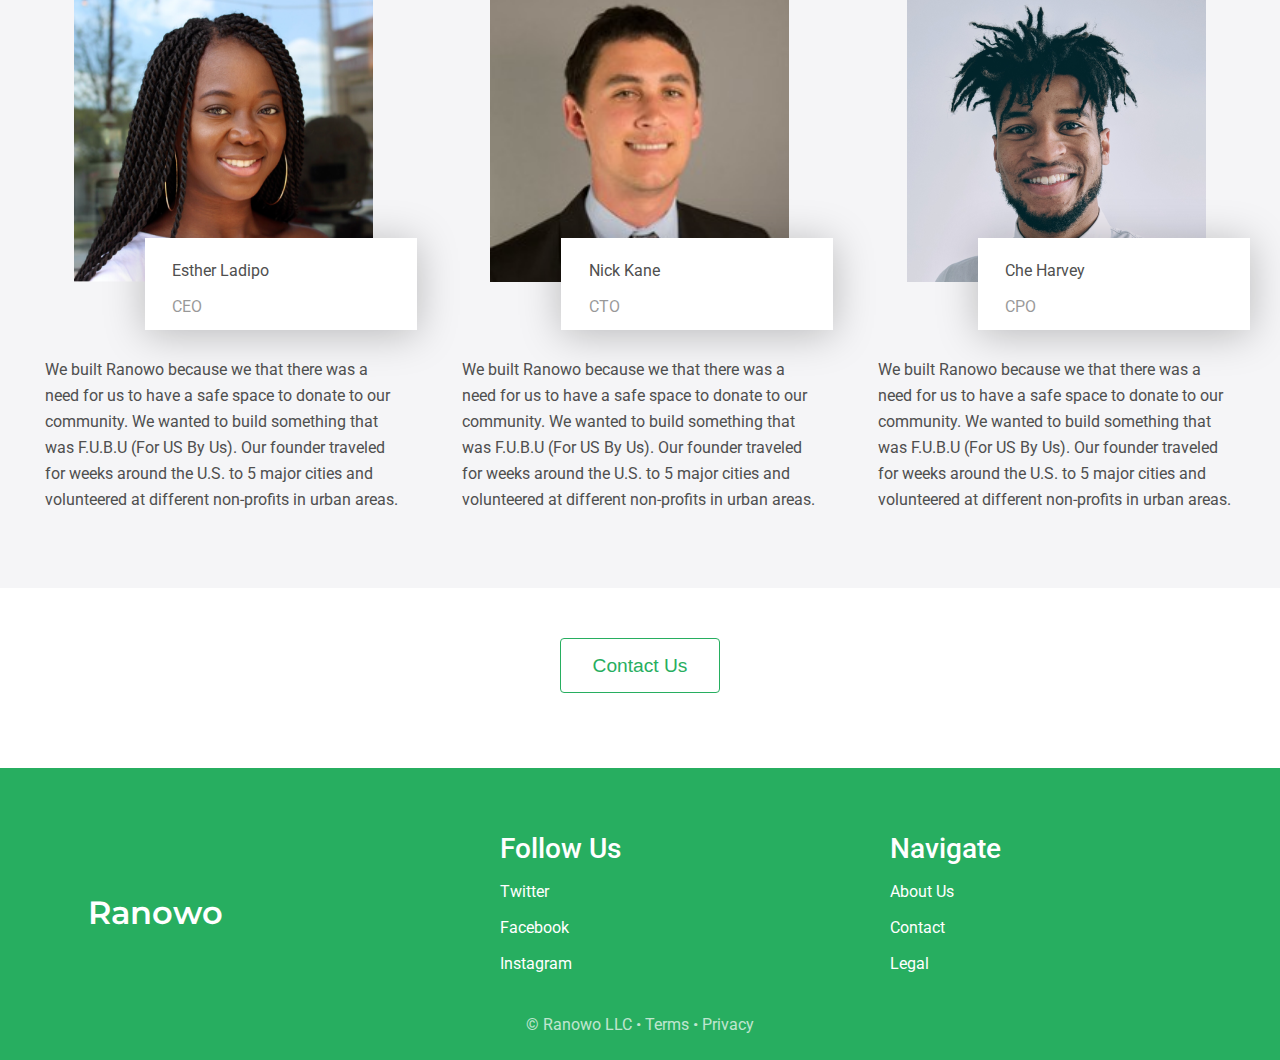
<file: about.html>
<!DOCTYPE html>
<html lang="en">

<head>
  <meta charset="utf-8">
  <meta name="viewport" content="width=device-width, initial-scale=1">
  <title>Ranowo</title>
  <link href="https://fonts.googleapis.com/css?family=Montserrat|Roboto&display=swap" rel="stylesheet">
  <link href="https://fonts.googleapis.com/css?family=Varela+Round&display=swap" rel="stylesheet">
  <link rel="stylesheet" href="plugins/bootstrap/css/bootstrap.min.css">
  <link rel="stylesheet" href="styles/main.css">
</head>

<body>
  <header>
  <nav class="navbar navbar-default navbar-fixed-top">
  <div class="container-fluid">
      <div class="navbar-header">
	   <a class="navbar-brand" href="index.html">Ranowo</a>
      <button type="button" class="navbar-toggle collapsed" data-toggle="collapse" data-target="#bs-example-navbar-collapse-1">
                    <span class="sr-only">Toggle navigation</span>
                    <span class="icon-bar"></span>
                    <span class="icon-bar"></span>
                    <span class="icon-bar"></span>
                </button>
    </div>
  	<div class="collapse navbar-collapse" id="bs-example-navbar-collapse-1">
    <ul class="nav navbar-nav navbar-right">
      <li><a href="about.html">About Us</a></li>
      <li><a href="about.html#contact-form">Contact Us</a></li>
      <li><a href="index.html#live-projects" class="btn default-btn browse-prj">Browse Projects</a></li>
    </ul>
  </div>
</nav>
  </header>
	<div class="container full-container about-page">
    <div class="row">
      <div class="bg-image">
          <div class="text-block">
              <span>We believe that giving back to the communities you care about should feel personal, be easy, and [verb] transparent.</span>
          </div>
      </div>
    </div>
    <div class="row info-block">
      <div class="col-xs-12">
        <h3 class="info-block-title">
            Why did we build this?
        </h3>
        <span class="info-block-text">
            We built Ranowo because we that there was a need for us to have a safe space to donate to our community. We wanted to build something that was F.U.B.U (For US By Us). Our founder traveled for weeks around the U.S. to 5 major cities and volunteered at different non-profits in urban areas. She saw first-hand, how tangible donations to non-profits (art supplies, clothing, sanitary items, etc.) were making a difference in Black & Latinx communities. We also learned that if people are given the option, they would much rather donate an item than give money without context on how it would be spent. There’s so many great nonprofits doing amazing work in the Black &n Latinx communities. We should support them, period!
        </span>
      </div>
      <div class="clearfix"></div>
      <div class="col-xs-12">
          <h3 class="info-block-title">
              Why is this important?
          </h3>
          <span class="info-block-text">
              Millennials are changing the landscape of giving to non-profits and their needs to be more tools in place that makes donating feel good and easy. Also, the data suggests that many Black and Latino donors have been left out of mainstream fundraising efforts. Giving via core fundraising channels—direct mail, email, etc.—falls well below the overall average. Black donors say they are asked to give less often and say they would give more if only they were asked. Furthermore, both communities (especially the Black community, almost 60% interviewed) feel that it is their responsibility to support non-profits that positively impact their unique community. In the age of gentrification, social injustice and political unrest it’s important that we build platforms and systems that help bring up the Black & Latinx communities, not tear down.
          </span>
        </div>
    </div>
    <div class="row who-we-block text-center">
      <div class="col-xs-12">
        <h3 class="title">
            Who We Are
        </h3>
        <h4 class="description">
            Lorem ipsum dolor sit amet, consectetur adipiscing elit, sed do eiusmod tempor incididunt ut labore et dolore magna aliqua.
        </h4>
     </div>
     <div class="col-xs-12 participants">
      <div class="col-md-4 col-sm-4 col-xs-12 participant">
        <div class="col-xs-12">
        <img src="src/img/about/esther_profile.png" alt="">
        <div class="par-title text-left">
          <h3>Esther Ladipo</h3>
          <h4>CEO</h4>
        </div>
        </div>
        <div class="col-xs-12 participant-description text-left">
          <span>We built Ranowo because we that there was a need for us to have a safe space to donate to our community. We wanted to build something that was F.U.B.U (For US By Us). Our founder traveled for weeks around the U.S. to 5 major cities and volunteered at different non-profits in urban areas.</span>
        </div>
      </div>

      <div class="col-md-4 col-sm-4 col-xs-12 participant">
          <div class="col-xs-12">
          <img src="src/img/about/nick_profile.png" alt="">
          <div class="par-title text-left">
            <h3>Nick Kane</h3>
            <h4>CTO</h4>
          </div>
          </div>
          <div class="col-xs-12 participant-description text-left">
            <span>We built Ranowo because we that there was a need for us to have a safe space to donate to our community. We wanted to build something that was F.U.B.U (For US By Us). Our founder traveled for weeks around the U.S. to 5 major cities and volunteered at different non-profits in urban areas.</span>
          </div>
        </div>

        <div class="col-md-4 col-sm-4 col-xs-12 participant">
            <div class="col-xs-12">
            <img src="src/img/about/che_profile.png" alt="">
            <div class="par-title text-left">
              <h3>Che Harvey</h3>
              <h4>CPO</h4>
            </div>
            </div>
            <div class="col-xs-12 participant-description text-left">
              <span>We built Ranowo because we that there was a need for us to have a safe space to donate to our community. We wanted to build something that was F.U.B.U (For US By Us). Our founder traveled for weeks around the U.S. to 5 major cities and volunteered at different non-profits in urban areas.</span>
            </div>
          </div>
    </div>
  </div>
  <div class="row contact-form" id="contact-form">
    <div class="col-xs-12">
      <div class="text-center"><button type="button" class="btn contact-us-btn big-dynamic-button" data-toggle="collapse" data-target="#contact-form-collapse">Contact Us</button></div>
        <div id="contact-form-collapse" class="collapse">
        <div class="thank-for-contact">
          <div class="thank-icon">
              <svg xmlns="http://www.w3.org/2000/svg" width="32" height="32" viewBox="0 0 24 24">
                <path style="fill: #27AE60" d="M20.285 2l-11.285 11.567-5.286-5.011-3.714 3.716 9 8.728 15-15.285z"/>
              </svg>
          </div>
          <div class="thank-text">
            <h3>Thank you so much for contacting us!</h3>
            <h4>A member of our team will be following up with you shortly to schedule a product demo.</h4>
          </div>
        </div>
        <h4>Contact form</h4>
        <form id="contact-us-form" action="javascript:void(0);">
            <div>
            <label for="who-are-you">Who are you?</label>
            <select id="who-are-you" name="who-are-you">
              <option value="individual">Individual</option>
              <option value="nonprofit">Nonprofit</option>
              <option value="business">Business</option>
            </select>
          </div>
            <div>
              <label for="name">Name *</label>
              <input type="text" id="name" name="name" placeholder="Full Name/ Business / Non-Profit Name">
            </div>
            
            <div>
              <label for="email">Email *</label>
                <div class="inner-addon left-addon">
                <i class="glyphicon glyphicon-envelope"></i>
                <input type="email" id="email" name="email" placeholder="name@domain.tld">
              </div>
          </div>

          <div>
            <label for="phone">Phone *</label>
            <div class="inner-addon left-addon">
                <svg version="1.0" xmlns="http://www.w3.org/2000/svg"
                width="32.000000pt" height="32.000000pt" viewBox="0 0 32.000000 32.000000"
                preserveAspectRatio="xMidYMid meet">
               <metadata>
               </metadata>
               <g transform="translate(0.000000,32.000000) scale(0.100000,-0.100000)"
               fill="#ababab" stroke="none">
               <path d="M52 293 c-7 -3 -18 -16 -23 -30 -29 -77 93 -223 186 -223 68 0 90 56
               34 85 -28 15 -32 15 -49 0 -18 -16 -21 -16 -48 4 -16 11 -37 31 -45 45 -14 21
               -14 26 -2 36 19 16 19 35 -1 65 -16 25 -27 28 -52 18z"/>
               </g>
               </svg>
                <input type="number" id="phone" name="phone" placeholder="#########">
            </div>
          </div>
          <div>
            <label for="url">Website Url *</label>
            <input type="url" id="url" name="url" placeholder="http//:domain.tld">
            </div>
        
            <!-- <label for="url">Website Url *</label>
            <input type="url" id="url" name="url" placeholder="#########"> -->
            <!-- <textarea id="subject" name="subject" placeholder="Write something.." style="height:200px"></textarea> -->
            
            <!-- <div class="g-recaptcha" data-sitekey="6LcnLsQUAAAAAMrlHCuKyE0rHNN16WISGh0_AWn5"></div>
            <br/> -->
              <div class="col-xs-12 text-center">
                <input type="button" class="submit-about-form" value="Submit">
              </div>
          </form>
        </div>
    </div>
  </div>
  </div>
  <footer>
    <div class="container">
      <div class="row">
		<div class="col-md-4 col-sm-12 col-xs-12">
			<div class="footer-logo-block">
				<span class="footer-logo">Ranowo</span>
			</div>
		</div>
		<div class="col-md-4 col-sm-6 col-xs-6">
				<ul class="footer-menu">
				<li class="footer-title">Follow Us</li>
				<li><a href="#">Twitter</a></li>
				<li><a href="#">Facebook</a></li>
				<li><a href="#">Instagram</a></li>
			</ul>  
		</div>
		<div class="col-md-4 col-sm-6 col-xs-6">
				<ul class="footer-menu">
				<li class="footer-title">Navigate</li>
				<li><a href="about.html">About Us</a></li>
				<li><a href="about.html#contact-form">Contact</a></li>
				<li><a href="#">Legal</a></li>
			</ul>  
		</div>
	  </div>
	  <div class="row text-center terms-privacy">
	  <span>© Ranowo LLC • Terms • Privacy</span>
	  </div>
    </div>
  </footer>
  <script src="https://www.google.com/recaptcha/api.js" async defer></script>
  <script src="plugins/jquery.min.js"></script>
  <script src="plugins/bootstrap/js/bootstrap.min.js"></script>
  <script src="plugins/jquery.waypoints.min.js"></script>
  <script src="plugins/jquery-validation/dist/jquery.validate.min.js"></script>
  <script src="scripts/about.js"></script>
  <script src="scripts/main.js"></script>
</body>
</html>
</file>
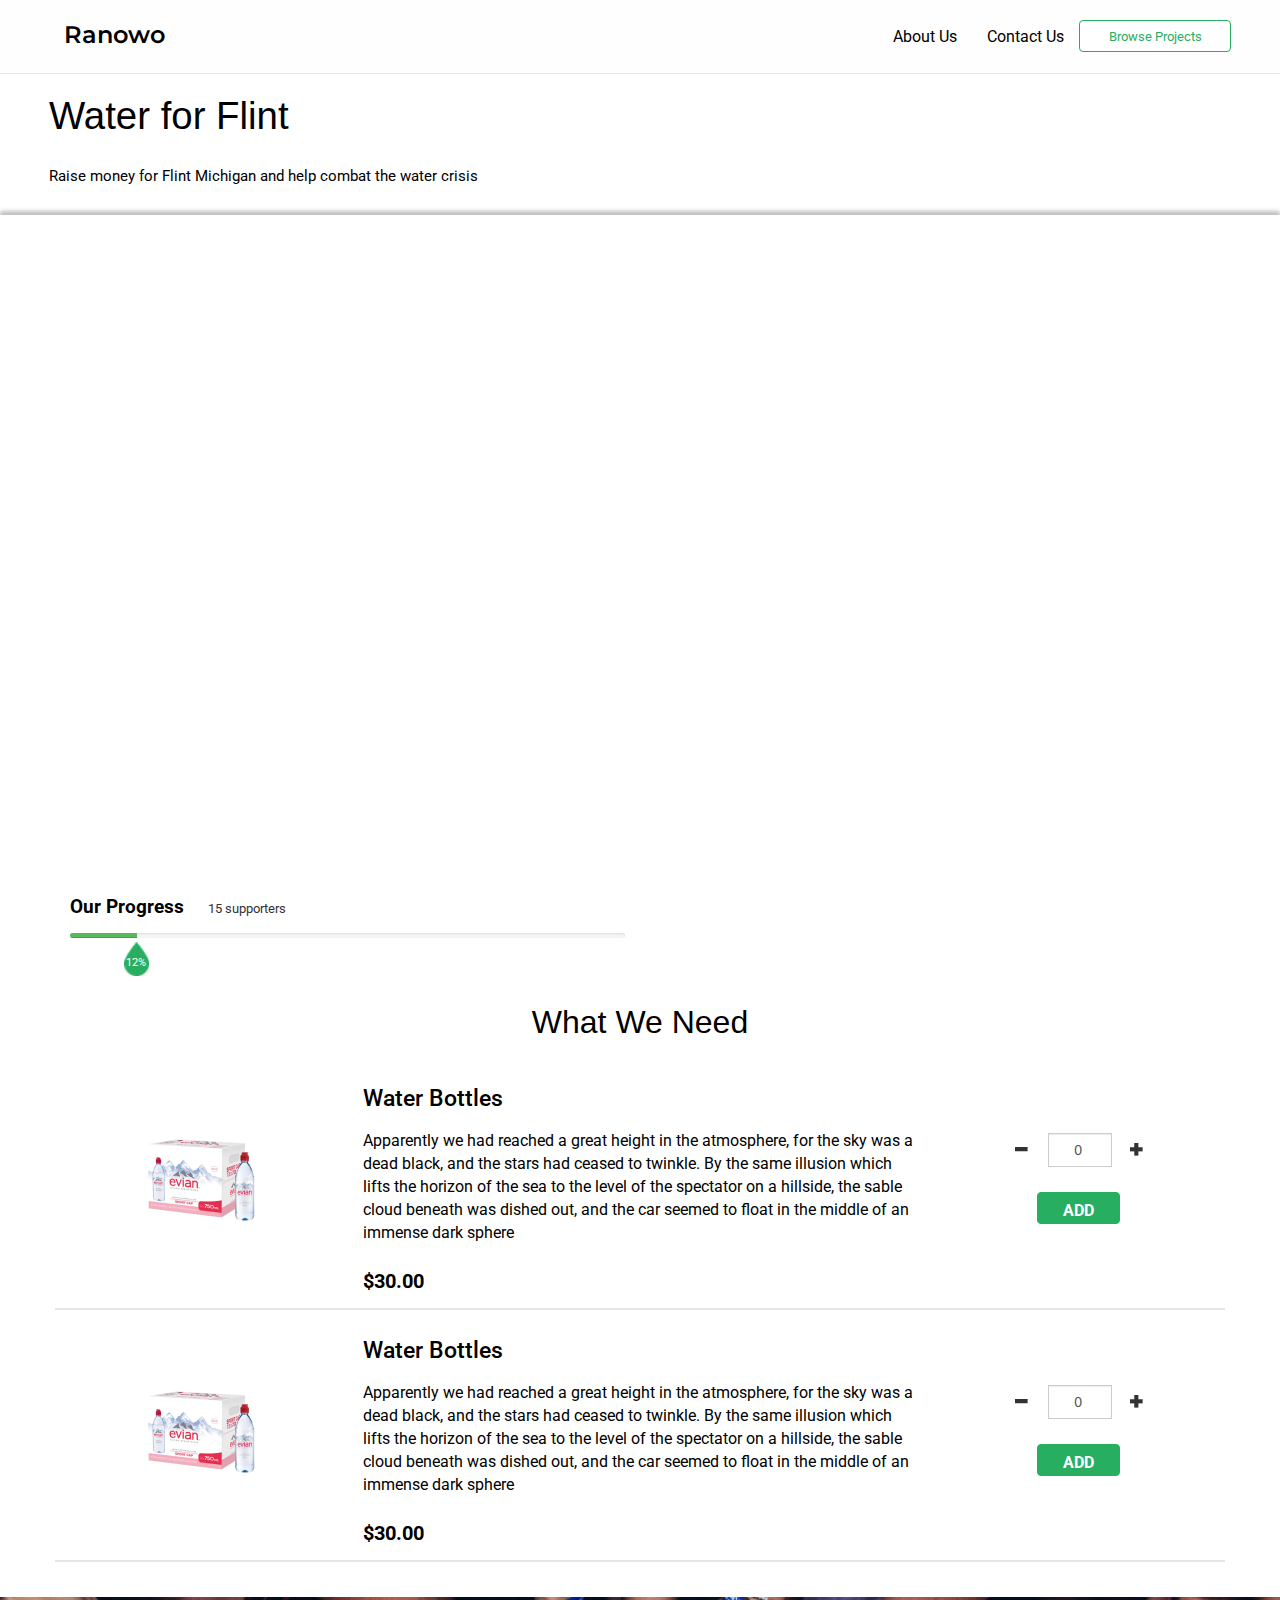
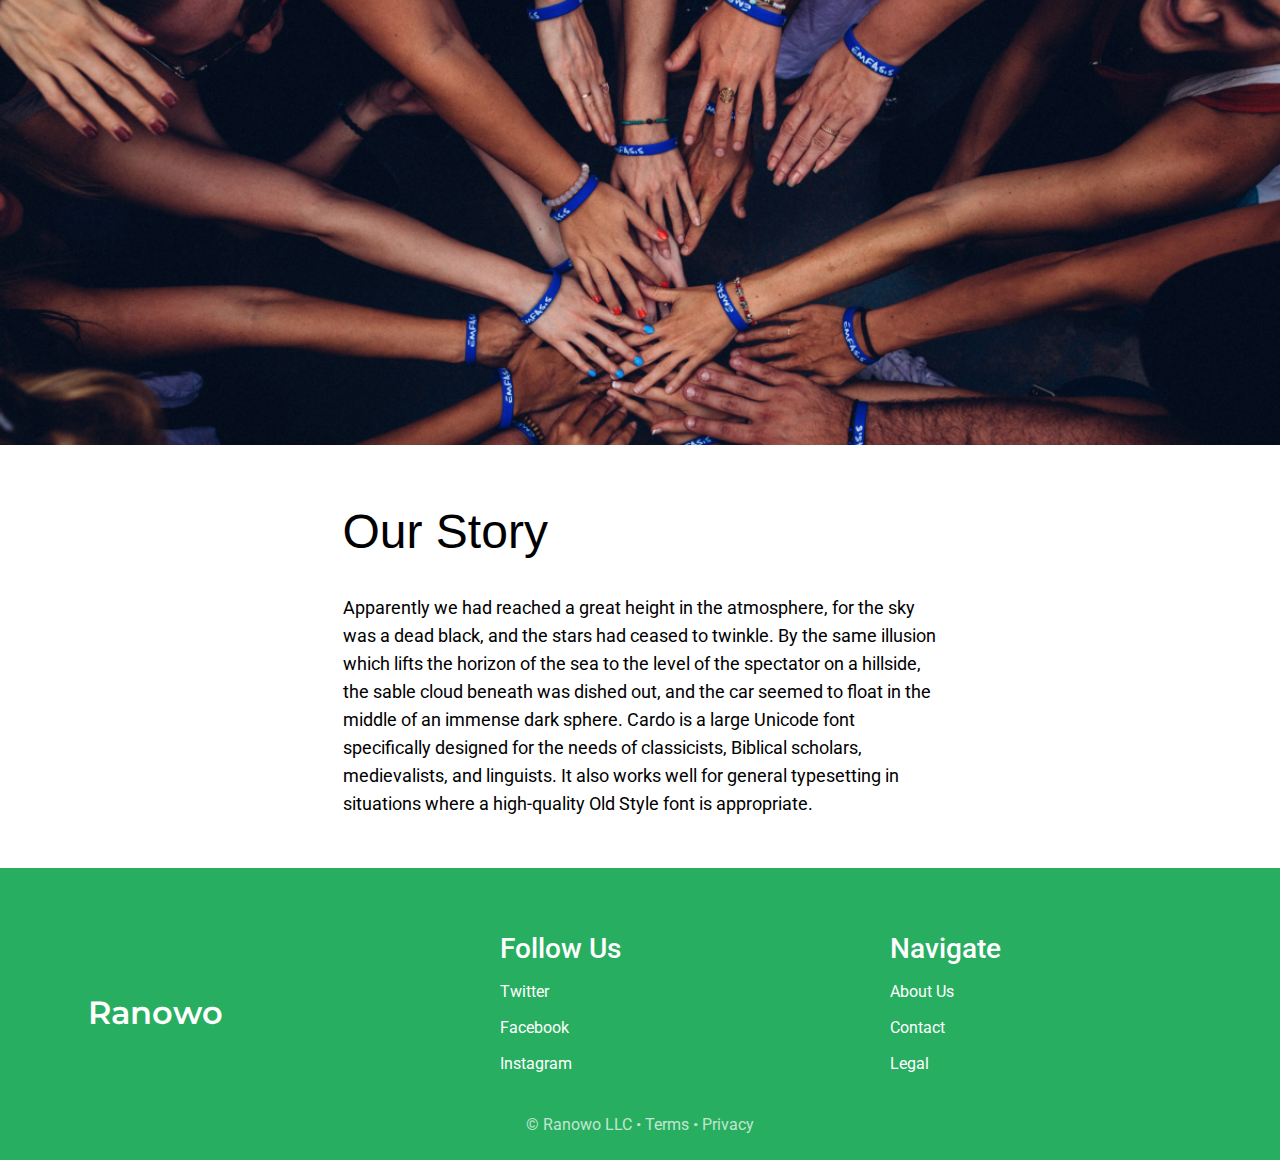
<file: campaign.html>
<!DOCTYPE html>
<html lang="en">

<head>
  <meta charset="utf-8">
  <meta name="viewport" content="width=device-width, initial-scale=1">
  <title>Ranowo</title>
  <link href="https://fonts.googleapis.com/css?family=Montserrat|Roboto&display=swap" rel="stylesheet">
  <link href="https://fonts.googleapis.com/css?family=Varela+Round&display=swap" rel="stylesheet">
  <link rel="stylesheet" type="text/css" href="plugins/slick.css"/>
  <link rel="stylesheet" type="text/css" href="plugins/slick-theme.css"/>
  <link rel="stylesheet" href="plugins/bootstrap/css/bootstrap.min.css">
  <link rel="stylesheet" href="styles/main.css">
</head>

<body>
  <header>
    <nav class="navbar navbar-default navbar-fixed-top">
    <div class="container-fluid">
        <div class="navbar-header">
       <a class="navbar-brand" href="index.html">Ranowo</a>
        <button type="button" class="navbar-toggle collapsed" data-toggle="collapse" data-target="#bs-example-navbar-collapse-1">
                      <span class="sr-only">Toggle navigation</span>
                      <span class="icon-bar"></span>
                      <span class="icon-bar"></span>
                      <span class="icon-bar"></span>
                  </button>
      </div>
      <div class="collapse navbar-collapse" id="bs-example-navbar-collapse-1">
      <ul class="nav navbar-nav navbar-right">
        <li><a href="about.html">About Us</a></li>
        <li><a href="about.html#contact-form">Contact Us</a></li>
        <li><a href="index.html#live-projects" class="btn default-btn browse-prj">Browse Projects</a></li>
      </ul>
    </div>
  </nav>
  </header>
	<div class="container-fluid campaing-head">
    <div class="row">
      <h3 class="campaing-title">Water for Flint</h3>
      <h4 class="campaing-description">Raise money for Flint Michigan and help combat the water crisis</h4>
    </div>
  </div>
  <div class="full-container main-campaing-poster text-center">
    <!-- <div class="bg-image">
      <div class="poster-description">
        <span>embeded youtube video goes here</span>
      </div>
    </div> -->
<iframe src="https://www.youtube.com/embed/Rij3lKHK_yA?rel=0" frameborder="0″ allow="accelerometer; autoplay; encrypted-media; gyroscope; picture-in-picture" allowfullscreen></iframe>
  </div>
  <div class="container">
    <div class="row our-prg-block">
      <div class="col-sm-6 xol-xs-12 text-left">
        <div>
          <span class="prg-title">Our Progress</span>
          <span class="prg-supporters">15 supporters</span>
        </div>
        <div class="progress">
            <div class="progress-bar progress-bar-success" role="progressbar" aria-valuenow="12" aria-valuemin="0" aria-valuemax="100" style="width:12%">
            </div>
        </div>
        <div style="margin-left: 12%" class="elipse-block">
          <span>12%</span>
        </div> 
      </div>
      <div class="col-sm-6 xol-xs-12 text-right">
          <!-- <button type="button" class="btn btn-success default-btn">Support this project</button> -->
        </div>
    </div>
    <div class="row what-we-need">
      <div class="col-xs-12 text-center">
        <h3 class="title">What We Need </h3>
      </div>
      <div class="elements">
        <div class="col-md-3 col-sm-3 image text-center">
          <img src="src/img/campaign/sampleItem.png"alt="">
        </div>
        <div class="col-md-6 col-sm-6 text-left">
         <h3 class="preview-title">Water Bottles</h3>
         <span class="preview-decription">Apparently we had reached a great height in the atmosphere, for the sky was a dead black, and the stars had ceased to twinkle. By the same illusion which lifts the horizon of the sea to the level of the spectator on a hillside, the sable cloud beneath was dished out, and the car seemed to float in the middle of an immense dark sphere</span>  
         <div class="price">$30.00</div>
        </div>
        <div class="col-md-3 col-sm-3 calculation-group">
          <div class="input-group-parent">
          <div class="input-group">
             <span class="input-group-btn">
                <img class="btn-number" data-type="minus" data-field="quant[1]" src="src/img/campaign/minus.png" alt="">
              </span>
            <input type="number" product-id="1" product-price="10.99" class="form-control input-number" value="0" min="0" max="10">
            <span class="input-group-btn">
                <img class="btn-number" data-type="plus" data-field="quant[1]" src="src/img/campaign/plus.png" alt="">
            </span>
        </div>
        </div>
          <button type="button" data-toggle="modal" data-target="#checkout-modal" class="btn default-btn add-btn">Add</button>
        </div>
        <div class="col-xs-12 bottom-line">
      </div>
    </div>
    <div class="elements">
        <div class="col-md-3 col-sm-3 image text-center">
          <img src="src/img/campaign/sampleItem.png"alt="">
        </div>
        <div class="col-md-6 col-sm-6 text-left">
         <h3 class="preview-title">Water Bottles</h3>
         <span class="preview-decription">Apparently we had reached a great height in the atmosphere, for the sky was a dead black, and the stars had ceased to twinkle. By the same illusion which lifts the horizon of the sea to the level of the spectator on a hillside, the sable cloud beneath was dished out, and the car seemed to float in the middle of an immense dark sphere</span>  
         <div class="price">$30.00</div>
        </div>
        <div class="col-md-3 col-sm-3 calculation-group">
          <div class="input-group-parent">
          <div class="input-group">
             <span class="input-group-btn">
                <img class="btn-number" data-type="minus" src="src/img/campaign/minus.png" alt="">
              </span>
            <input type="number" product-id="2" product-price="10.99" class="form-control input-number" value="0" min="0" >
            <span class="input-group-btn">
                <img class="btn-number" data-type="plus" src="src/img/campaign/plus.png" alt="">
            </span>
        </div>
        </div>
          <button type="button" data-toggle="modal" data-target="#checkout-modal" class="btn default-btn add-btn">Add</button>
        </div>
        <div class="col-xs-12 bottom-line">
      </div>
    </div>

  </div>
  </div>

  <div class="full-container main-campaing-bottom-poster">
      <div class="bg-image">
      </div>
  </div>

  <div class="container full-container main-campaing-poster">
    <div class="row info-block">
        <div class="col-xs-12">
            <h3 class="info-block-title">
                Our Story
            </h3>
            <span class="info-block-text">
                Apparently we had reached a great height in the atmosphere, for the sky was a dead black, and the stars had ceased to twinkle. By the same illusion which lifts the horizon of the sea to the level of the spectator on a hillside, the sable cloud beneath was dished out, and the car seemed to float in the middle of an immense dark sphere. Cardo is a large Unicode font specifically designed for the needs of classicists, Biblical scholars, medievalists, and linguists. It also works well for general typesetting in situations where a high-quality Old Style font is appropriate.
            </span>
          </div>
    </div>
  </div>

  <div class="modal fade" id="checkout-modal" role="dialog">
      <div class="modal-dialog modal-lg">
        <div class="modal-content">
          <div class="modal-header">
            <button type="button" class="close" data-dismiss="modal">< Back</button>
          </div>
          <div class="modal-body">
           <div class="col-xs-12">
             <h3 class="modal-title">Checkout</h3>
           </div>

           <div class="col-xs-12 modal-product-block">
              <div class="col-xs-8">
                <div class="modal-product">
                  <h3>Water Bottle</h3>
                  <h4>The above example creates three</h4>
                </div>
                <div class="modal-price-block">
                  <div class="input-group modal-price">
                      <span class="input-group-btn">
                         <img class="btn-number" data-type="minus" src="src/img/campaign/minus.png" alt="">
                       </span>
                     <input type="number" product-id="1" product-price="10.99" class="form-control input-number" value="0" min="0" >
                     <span class="input-group-btn">
                         <img class="btn-number" data-type="plus" src="src/img/campaign/plus.png" alt="">
                     </span>
                 </div>
                 </div>
              </div>
              <div class="col-xs-4 text-center modal-product-total">
                <span class="">$<span class="modal-total-pr">10.99</span></span>
              </div>
              <div class="clearfix"></div>
              <div class="col-xs-8 bottom-line"></div>
            </div>
            <div class="col-xs-12 modal-product-block">
                <div class="col-xs-8">
                  <div class="modal-product">
                    <h3>Water Bottle</h3>
                    <h4>The above example creates three</h4>
                  </div>
                  <div class="modal-price-block">
                    <div class="input-group modal-price">
                        <span class="input-group-btn">
                           <img class="btn-number" data-type="minus" src="src/img/campaign/minus.png" alt="">
                         </span>
                       <input type="number" product-price="10.99" product-id="2" class="form-control input-number" value="0" min="0" >
                       <span class="input-group-btn">
                           <img class="btn-number" data-type="plus" src="src/img/campaign/plus.png" alt="">
                       </span>
                   </div>
                   </div>
                </div>
                <div class="col-xs-4 text-center modal-product-total">
                  <span class="">$<span class="modal-total-pr">10.99</span></span>
                </div>
                <div class="clearfix"></div>
                <!-- <div class="col-xs-8 bottom-line"></div> -->
              </div>

          </div>
          <div class="modal-footer">
            <div class="col-xs-12">
            <div class="modal-pr-block text-left">
                <span class="modal-pr-title">Total</span>
                <span class="modal-total-price">$<span class="total-price"></span></span>
            </div>
            <button type="button" class="btn modal-btn second-step" data-dismiss="modal">Next</button>
            </div>
          </div>
        </div>
      </div>
    </div>
    
    <div class="modal fade info-form" id="info-form-modal" role="dialog">
        <div class="modal-dialog modal-lg">
          <form class="modal-content" id="the-info-form" >
            <div class="modal-header">
             <button type="button" class="close go-first-step" data-dismiss="modal">< Back</button>
            </div>
            <div class="modal-body">
              <div class="title-block col-xs-12">
                <h4 class="title">Your Info</h4>
              </div>
              <div class="form-data" class="col-xs-12">
                  <div class="form-group">
                      <label for="fname">First Name</label>
                      <input class="text-area" name="fname" id="fname" type="text" required>
                    </div>     
                    <div class="form-group">
                        <label for="lname">Last Name</label>
                        <input class="text-area" name="lname" id="lname" type="text" required>
                    </div>          
                    <div class="form-group">
                        <label for="email">Email Address</label>
                        <input class="text-area" name="email" id="email" type="email" required>
                    </div>
                    <div class="form-group">
                        <label for="email">Would you like to make a public donation?</label>
                        <div class="radio-btns">
                            <label class="radio-inline"><input type="radio" name="optradio">Yes</label>
                            <label class="radio-inline"><input type="radio" name="optradio">No</label>
                        </div>
                    </div>        
              </div>
            </div>
            <div class="modal-footer">
              <button type="button" class="btn modal-btn third-step">Next</button>
            </div>
          </form>
        </div>
      </div>

      <div class="modal fade" id="third-modal" role="dialog">
        <div class="modal-dialog modal-lg">
          <div class="modal-content">
            <div class="modal-header">
              <button type="button" class="close go-second-step" data-dismiss="modal">< Back</button>
            </div>
            <div class="modal-body">
              <p></p>
            </div>
            <div class="modal-footer">
              <button type="button" class="btn modal-btn" data-dismiss="modal">Place Order</button>
            </div>
          </div>
        </div>
      </div>


  <footer>
    <div class="container">
      <div class="row">
		<div class="col-md-4 col-sm-12 col-xs-12">
			<div class="footer-logo-block">
				<span class="footer-logo">Ranowo</span>
			</div>
		</div>
		<div class="col-md-4 col-sm-6 col-xs-6">
				<ul class="footer-menu">
				<li class="footer-title">Follow Us</li>
				<li><a href="#">Twitter</a></li>
				<li><a href="#">Facebook</a></li>
				<li><a href="#">Instagram</a></li>
			</ul>  
		</div>
		<div class="col-md-4 col-sm-6 col-xs-6">
				<ul class="footer-menu">
				<li class="footer-title">Navigate</li>
				<li><a href="about.html">About Us</a></li>
				<li><a href="about.html#contact-form">Contact</a></li>
				<li><a href="#">Legal</a></li>
			</ul>  
		</div>
	  </div>
	  <div class="row text-center terms-privacy">
	  <span>© Ranowo LLC • Terms • Privacy</span>
	  </div>
    </div>
  </footer>
  <script src="plugins/jquery.min.js"></script>
  <script src="plugins/bootstrap/js/bootstrap.min.js"></script>
  <script src="plugins/jquery.waypoints.min.js"></script>
  <script src="plugins/jquery-validation/dist/jquery.validate.min.js"></script>
  <script src="scripts/main.js"></script>
  <script src="scripts/campaign.js"></script>
</body>
</html>
</file>
<file: plugins/jquery-validation/demo/marketo/stylesheet.css>
:-moz-any-link :focus {
	outline: none;
}

:focus {
	-moz-outline-style: none;
	outline: none;
}

body {
	font-size: 80%;
	margin: 0;
	padding: 0;
	font-family: tahoma, geneva, sans-serif;
	background-color: #000000;
}

a {
	color: #0653AB;
	outline: 0px;
	text-decoration: none;
}

a:hover {
	outline: 0px;
	text-decoration: underline;
}

img {
	border: 0px;
}

/* s1.0 - Page Containers */
#letterbox {
	margin: 10px auto;
	width: 883px;
	background-color: #364158;
	border: 8px solid #D4D4D4;
	padding: 1px 1px 10px 1px;
}

#header-background {
	background: url(images/back_nav_blue.gif) repeat-x;
	margin: 0px auto;
	padding: 0px;
	height: 73px;
	width: 883px;
	border-top: 4px solid #CCEAFE;
	border-bottom: 4px solid #D4D4D4;
}

#page-container {
	width: 866px;
	margin: 0px auto;
	margin-top: 33px; /* pad from top menu to actions buts*/
	margin-bottom: -11px;
	padding-top: 8px;
	padding-bottom: 8px;
	background-color: #D4D4D4; /* light grey*/
	border-right: 1px solid #464646;
}

#page-content-inner {
	width: 849px;
	margin: 0px auto;
	border-top: 1px solid #9F9FA0;
	border-left: 1px solid #A2A09A;
	background-color: #F4F1E9;
	position: relative;
}

#page-content-inner #col-left {
	width: 210px;
	float: left;
	background-color: #F4F1E9;
}

#page-content-inner #col-main {
	width: 639px;
	background-color: #ffffff;
	position: absolute;
	right: 0px;
	top: 0px;
}

#footer-container {
	width: 866px;
	position: relative;
	left: 8px;
	padding: 2px 0px 10px 0px;
	background-color: #D4D4D4; /* light grey*/
}

/* s2.0 - Global navigation bar */
.nav-global-container {
	width: 880px;
	margin: 0px auto;
	position: relative;
}

* html .nav-global-container { /* ie6 fix*/
	margin-bottom: -6px;
}

.login {
	position: absolute;
	right: 20px;
	text-align: center;
}

.login a,.login a span {
	display: block;
	height: 18px;
	font-size: 11px;
	background: url(images/login-sprite.gif) right -5px no-repeat;
	text-decoration: none;
	font-weight: bold;
	padding: 5px 10px 5px 10px;
	position: relative;
}

.login a:hover {
	color: #000000;
	text-decoration: underline;
}

div.login a span {
	background-position: left -105px;
	width: 4px;
	position: absolute;
	top: 0px;
	left: 0px;
	padding: 5px 0px 5px 0px;;
}

div.login a:hover span {

}

.logo {
	float: left;
	margin: 0px 0px -5px 0px; /* neg marging for ie6 */
}

.logo img {
	border: 0px;
	margin-left: -1px;
}

.nav-global {
	float: left;
	width: 645px;
	margin: 40px 0px 0px 40px;
	background-color: transparent;
}

.nav-global ul {
	margin: 0px;
	padding: 0px;
	list-style: none;
}

.nav-global li {
	float: left;
	white-space: nowrap;
}

div.nav-global li a,div.nav-global li a span {
	background-image: url(images/tab-sprite.gif);
	background-position: right 100px;
	background-repeat: no-repeat;
	height: 32px;
	color: #666666;
	text-decoration: none;
	font: bold 16px 'trebuchet ms';
	margin-right: 15px;
	display: block;
	position: relative;
	padding: 7px 15px 0px 15px;
}

div.nav-global li a:hover {
	background-position: right 0px;
	color: #333333;
}

div.nav-global li a:hover span {
	background-position: left -100px;
	display: block !important;
}

div.nav-global li a span {
	background-position: left 150px;
	width: 4px;
	position: absolute;
	left: 0px;
	top: 0px;
	padding: 7px 0px 0px 0px;
}

body.safari div.nav-global li a span {
	display: none;
}

div.nav-global li a.on,div.nav-global li a.on:hover {
	background-position: right -55px;
	color: #FFFFFF;
}

div.nav-global li a.on span,div.nav-global li a.on:hover span {
	background-position: left -155px;
	display: block !important;
}

div.action-container {
	position: relative;
	top: -45px;
	cursor: pointer;
}

div.action-icon-container {
	position: absolute;
	top: -17px;
	left: -17px;
	z-index: 10;
	width: 100px;
	height: 100px;
	overflow: hidden;
}

div.action-icon {
	border: 0px;
	position: absolute;
	top: -0px;
	left: 0px;
}

div.action-button-container {
	height: 106px;
	width: 180px;
	overflow: hidden;
	position: absolute;
	top: 0px;
	left: 0px;
	z-index: 5;
}

img.action-icon {
	border: 0px;
	position: absolute;
	top: 0px;
	left: 0px;
	z-index: 0
}

div.action-text {
	z-index: 20;
	color: #FFFFFF;
	position: absolute;
	left: 40px;
	top: 12px;
	font: 14px tahoma, geneva;
	padding-top: 30px;
}

div.bigbuttons {
	top: -20px;
}

div.action-header {
	z-index: 21;
	position: absolute;
	left: 40px;
	top: 10px;
}

div.action-header b {
	font: bold 17px tahoma, geneva;
	display: block;
	margin-bottom: 10px;
	color: #0b2c89;
	position: absolute;
	top: 0px;
	left: 0px;
	width: 130px;
}

div.action-header b.shadow {
	top: 1px;
	left: 1px;
	color: #d5d5d5;
}

img.action-button {
	position: relative;
}

div.hover img.action-button {
	top: -131px;
}

div.on img.action-button {
	top: -261px;
}

/* s3.0 - top of content Action Buttons */
.action-buttons {
	width: 100%; /* ie6 requires */
}

.action-buttons ul {
	position: relative;
	padding: 0px;
}

.action-buttons li {
	position: relative; /* ie6 fix */
	float: left;
	list-style: none;
	text-align: center;
	line-height: 16px;
	margin: -61px 0px 0px 0px;
}

.action-home li {
	margin: -49px 0px 0px 0px;
}

.action-buttons  a {
	display: block;
	height: 110px;
	width: 175px;
	padding: 14px 0px 0px 25px;
	text-decoration: none;
	font-size: 12px;
	font-weight: bold;
	color: #ffffff;
}

.action-buttons li span {
	color: #053880;
	line-height: 47px;
	font-size: 17px;
}

div.action-bottom {
	margin: 15px 0px 10px 0px;
	float: left;
}

div.action-bottom a {
	height: 61px;
	width: 178px;
	border: 0px;
	background: url(images/action-bottom.gif) no-repeat 0px 0px;
	color: #0b2c89;
	float: left;
	position: relative;
	font: bold 17px tahoma, geneva;
	text-decoration: none;
	margin-right: 10px;
}

div.action-bottom a span {
	position: absolute;
	top: 15px;
	left: 40px;
}

div.action-bottom a span.shadow {
	top: 16px;
	left: 41px;
	color: #d4d4d4;
}

.line-grey {
	background: url(images/line-grey.gif) 0 0 repeat-x;
	height: 2px;
	margin: 8px 25px 20px 0;
}

/* s4.0 - Home Hero Area */
.hero-background {
	position: relative;
	width: 880px;
	background: url(images/back_home-hero.jpg) 10px 0px no-repeat;
	height: 211px;
	margin: -20px 0px 45px 0px;
}

.hero-text {
	float: right;
	width: 626px;
	margin-top: 26px;
}

.hero-text a { /* Sign Up Now Button */
	padding: 5px 32px 0px 0px;
	float: right;
}

.hero-text h1 {
	font-size: 2.3em;
	line-height: 1.2em;
	color: #333333;
	font-family: Trebuchet MS;
	margin: 12px 0px 10px 10px;
}

.hero-text h2 {
	margin: 0px;
	font-weight: normal;
	font-size: 1.35em;
	margin: 5px 0px 13px 10px
}

/* s4.1 - Home Left Header tab */
.col-left-header-tab {
	position: relative; /* ie6 fix */
	background: url(images/tab_green.gif) 0 0 no-repeat;
	height: 30px;
	width: 166px;
	text-align: center;
	color: #ffffff;
	font: 20px 'trebuchet ms';
	padding-top: 2px;
	margin-top: -41px;
	margin-left: 20px;
	line-height: 29px;
	margin-bottom: 8px;
	display: block;
}

.col-left-header-tab a {
	color: #FFFFFF;
}

.callout-green {
	background: url(images/back_green-fade.gif) 0 0 repeat-x;
	font-size: 1.2em;
	padding: 10px 15px 20px 13px;
	color: #303B52;
	line-height: 1.4em;
}

/* s4.2 - Home Left Quote */
.callout-tan {
	color: #666666;
}

.callout-tan h1 {
	background: #F4F1E9 url(images/back_tan-fade.gif) 0 0 repeat-y;
	font-size: 1.1em;
	text-align: center;
	margin: 0px;
	padding: 11px 5px 11px 2px;
	color: #333333;
}

.callout-tan p {
	margin: 0px;
	margin-top: 5px;
	line-height: 1.4em;
	padding: 5px 10px 7px 13px;
}

.callout-tan p img {
	float: left;
	margin: 5px 10px 5px 0px;
}

.callout-tan div {
	text-align: left;
	padding: 5px 10px 7px 0px;
	font-weight: bold;
}

/* s4.3 - purple home boxes */
.box-purple {
	background: #C6C8E3 url(images/back_home-icons.png) 0px 0px repeat-x;
	border-left: 1px solid #ffffff;
	color: #333333;
	width: 581px;
	padding: 10px 15px 20px 15px;
}

div.box-purple a {

}

.box-purple h1 {
	font-size: 1.5em;
	margin: 10px 0px -15px 0px;
}

.box-purple li {
	margin: 0px 0px 0px -23px;
	line-height: 1.6em;
	font-size: 1em;
}

.box-purple  div {
	padding: 0px 0px 0px 110px;
}

.icon-text01 {
	background-image: url(images/icon_search-engine-market.png);
	background-repeat: no-repeat;
}

* html .icon-text01 {
	width: 460px; /* must have a width or heigh tag for ie6*/
	background-image: none;
	filter: progid : DXImageTransform . Microsoft .
		AlphaImageLoader(src = "images/icon_search-engine-market.png",
		sizingMethod = "crop");
}

.icon-text02 {
	background: url(images/icon_landing-pages.png) 0 0 no-repeat;
}

* html .icon-text02 {
	width: 460px; /* must have a width or heigh tag for ie6*/
	background-image: none;
	filter: progid : DXImageTransform . Microsoft .
		AlphaImageLoader(src = "images/icon_landing-pages.png", sizingMethod =
		"crop");
}

.icon-text03 {
	background: url(images/icon_salesforce.png) 0 0 no-repeat;
}

* html .icon-text03 {
	width: 460px; /* must have a width or heigh tag for ie6*/
	background-image: none;
	filter: progid : DXImageTransform . Microsoft .
		AlphaImageLoader(src = "images/icon_salesforce.png", sizingMethod =
		"crop");
}

/* s4.4 - news home boxes */
.callout-news {
	color: #555555;
	float: left;
	width: 49%;
	margin: 10px 1px 0px 0px;
	padding-bottom: 20px;
	text-align: left;
}

.line-news-r {
	border-right: 1px solid #D4D4D4;
}

.callout-news h1 {
	background-color: #EEEEEE;
	font-size: 1.2em;
	margin: 0px;
	padding: 11px 5px 11px 15px;
	color: #333333;
}

.callout-news p {
	margin: 10px 0px 0px 10px;
	padding: 0px 10px 7px 20px;
	background: url(images/news.gif) no-repeat left 1px;
}

.callout-news p a {

}

.callout-news ul {
	list-style-type: none;
	padding: 0;
	margin: 10px 0 0 10px;
}

.callout-news li {
	background: url(images/icon_news.gif) no-repeat left 2px;
	padding: 0px 5px 5px 20px;
}

.callout-news li a {
	display: block;
	margin-bottom: 5px;
}

.callout-news div {
	text-align: right;
}

#scrollup {
	position: relative;
	overflow: hidden;
	height: 440px;
	width: 200px
}

.headline {
	position: absolute;
	top: 600px;
	left: 5px;
	height: 585px;
	width: 190px;
	font: normal 12px tahoma, geneva !important;
}

div.more {
	margin: 5px 0px 0px 0px;
	padding: 0px 10px 0px 0px;
	letter-spacing: inherit;
}

div.more a {
	background: transparent url(images/arrow_r-blue.gif) no-repeat right 2px
		;
	font-weight: bold;
	padding: 0px 20px 0px 0px;
	font-weight: bold;
	text-decoration: none;
}

div.more a:hover {
	text-decoration: underline;
}

/* sX.0 - Left Nav */
.nav-left-back {
	background: url(images/back_nav_side.gif) 0 0 repeat-x;
}

div.empty {
	background: #F1F0E5 url(images/back_green-fade.gif) 0 0 repeat-x;
}

div.empty div.callout-green {

}

.nav-left {
	padding-top: 12px;
	/*background: url(images/logo_marketo_square.gif) 0 0 no-repeat;*/
	width: 210px;
}

.nav-left ul {
	margin: 0px;
	padding: 0px;
	list-style: none;
}

.nav-left li a {
	display: block;
	height: 24px;
	text-decoration: none;
	font-size: 12px;
	font-weight: bold;
	color: #ffffff;
	border-top: 1px solid #B3D38D;
	border-bottom: 1px solid #7CA84E;
	border-left: 1px solid #97B973;
	padding: 6px 0px 0px 20px;
}

.nav-left a:hover,.nav-left a.active:hover,#nav-left-sub a:hover {
	color: #4C6F28;
	background-color: #F4F1E9;
}

.nav-left a.open {
	background-image: url(images/arrow_d-green.gif);
	background-repeat: no-repeat;
	background-position: 6px 11px;
}

.nav-left-header-tab {
	position: relative; /* ie6 fix */
	background: url(images/tab_green.gif) 0 0 no-repeat;
	height: 32px;
	width: 166px;
	text-align: center;
	color: #ffffff;
	margin: -41px 0px 0px 22px;
	line-height: 22px;
	margin-bottom: 8px;
	display: block;
}

div.empty div.nav-left-header-tab {
	background: url(images/tab_green2.gif) 0 0 no-repeat;
}

.nav-left a.active {
	/* background: url(images/arrow_d-green.gif) 5px 10px no-repeat; */
	display: block;
	height: 24px;
	text-decoration: none;
	font-size: 12px;
	font-weight: bold;
	background-color: #F4F1E9;
	color: #4C6F28;
	border-top: 1px solid #D1E5BB;
	border-bottom: 1px solid #B0CB95;
	border-left: 1px solid #DADADA;
	padding: 6px 0px 0px 20px;
}

#nav-left-sub a {
	display: block;
	height: 24px;
	text-decoration: none;
	font-size: 12px;
	font-weight: bold;
	background-color: #D6E8C4;
	color: #4C6F28;
	border-top: 1px solid #D6E8C4;
	border-bottom: 1px solid #B0CB95;
	border-left: 1px solid #97B973;
	border-right: 1px solid #8DBE5A;
	padding: 6px 0px 0px 30px;
}

* html #nav-left-sub { /* ie6 fix */
	margin-top: -1px;
}

*+html #nav-left-sub { /* ie7 fix */
	margin-top: -1px;
}

#nav-left-sub a.active-page {
	display: block;
	height: 24px;
	text-decoration: none;
	font-size: 12px;
	font-weight: bold;
	background-color: #ffffff;
	color: #666666;
	border-top: 0px solid #7CA84E;
	border-bottom: 1px solid #B0CB95;
	border-left: 1px solid #97B973;
	border-right: 0px solid #8DBE5A;
	padding: 6px 0px 0px 30px;
	cursor: default; /* turns off hand icon for link */
}

/* sX.0 -  Main Content */
.main-content {
	color: #666666;
	position: absolute;
	right: 20px;
	padding-top: 20px;
	width: 585px;
	padding-bottom: 20px;
}

div.main-content div.main-content {

}

.main-content h1 {
	color: #5890D1;
	font-size: 1.9em;
	font-family: Trebuchet MS;
	border-bottom: 1px solid #cccccc;
	margin: 0px 10px 0px 0px;
}

.main-content h2 {
	color: #666666;
	font-size: 1.3em;
	font-weight: normal;
	margin: 10px 10px 5px 0px;
}

.main-content p {
	margin: 10px 10px 10px 0px;
	line-height: 1.55em;
}

/* sX.1 -  Main Content Sub Styles */
.sub-grey {
	border-top: 1px solid #D4D4D4;
	border-bottom: 1px solid #D4D4D4;
	background-color: #F4F4F4;
	margin: 10px 10px 0px 0px;
	padding: 0px 10px 20px 15px;
}

.sub-white {
	margin: 10px 10px 0px 0px;
	padding: 0px 10px 20px 15px;
}

img.screen-grab-r {
	margin-right: -8px;
	text-align: right;
	padding: 0px 0px 0px 10px;
}

div.main-content a.screenshot {
	float: right;
	padding: 10px 10px 0px 0px
}

.content-foot {
	border-top: 1px solid #D4D4D4;
	font-size: .9em;
	line-height: 1.45em;
	margin: 10px 20px 0px 0px;
	padding: 10px 10px 30px 0px;
}

div.main-content ul {
	position: relative;
	left: -25px;
}

div.main-content li {
	margin-bottom: 5px;
	list-style-type: disc
}

div.main-content li a {
	color: #6A6CB0;
}

/* sX.0 - Footer */
div.footer {
	color: #666666;
	font-size: .85em;
	font-weight: normal;
	height: 18px;
	margin: 0px auto;
	font-family: Tahoma, Geneva, sans-serif;
	margin-top: 10px;
}

.footer ul {
	list-style-type: none;
}

.footer li {
	float: left;
	border-right: 1px solid #666666;
	padding: 0px 7px 0px 7px;
	margin-top: 3px;
}

.footer a {
	color: #666666;
	text-decoration: none;
}

.footer a:hover {
	color: #0653AB;
	text-decoration: none;
}

.footer li.line-off {
	border-right: 0px solid #ffffff;
}

div.footer strong {
	font-weight: normal;
}

/* sX.0 - General Colors */
.line-grey,.line-grey-tier {
	border-top: 1px solid #A3A3A2;
}

.line-grey-tier {
	padding-bottom: 25px;
}

.bottom {
	height: 10px;
}

div.p10bottom {
	padding-bottom: 10px;
}

.clear {
	clear: both;
}

table.grid {
	background: #EEEEEE;
}

table.grid th {
	background-color: #F4F4F4;
}

table.grid td {
	background-color: #FFFFFF;
}

div.buttonSubmit {
	position: relative;
}

div.buttonSubmit input,div.buttonSubmit span {
	height: 36px;
	position: relative;
	background-image: url(images/button-submit.gif);
	background-repeat: no-repeat;
	background-position: right 0px;
	float: left;
	color: #FFFFFF;
	font-weight: bold;
	padding: 0px 15px 2px 15px;
	margin: 20px 0px 20px 0px;
	border: 0px;
	cursor: pointer;
	z-index: 5;
}

div.buttonSubmit input {
	width: auto;
}

div.buttonSubmit span {
	width: 4px;
	position: absolute;
	left: 0px;
	top: 0px;
	background-position: left -36px;
	padding: 0px 0px 0px 0px;
	z-index: 10;
}

body.safari div.buttonSubmit span {
	display: none
}

div.buttonSubmitHover input {
	background-position: right -72px;
}

div.buttonSubmitHover span {
	background-position: left -108px;
}

a.demoLink {
	padding: 1px 10px 0px 17px;
	height: 24px;
	background: url(images/bullet_triangle_blue.gif) no-repeat 0px 4px;
	display: block;
	float: left;
}

div.callout-tan a {
	background: none;
	color: #0653AB;
	margin: auto;
	display: block;
}

div.callout-tan a:hover {
	background: none;
	color: #0653AB;
}

label.error {
	display: block;
	color: red;
	font-style: italic;
	font-weight: normal;
}

input.error {
	border: 2px solid red;
}

p.demoBlock {
	border-bottom: 1px solid #DDDDDD;
	padding-bottom: 10px;
}

div.left-nav-callout {
	height: 200px;
	width: 190px;
	top: 55px;
	left: 5px;
	position: relative;
	padding-left: 9px;
	padding-top: 13px;
}

div.left-nav-callout img.png {
	position: absolute;
	z-index: 0;
	top: 0px;
	left: 0px;
}

div.left-nav-callout h6 {
	font: bold 14px tahoma, geneva;
	color: #333333;
	height: 36px;
	padding-left: 5px;
	margin: 0px;
	position: relative;
	z-index: 10;
}

div.left-nav-callout a {
	background: url(images/monitor24.gif) no-repeat 0px center;
	padding: 5px 0px 5px 30px;
	display: block;
	font: bold 12px tahoma, geneva;
	color: #336699;
	margin-bottom: 5px;
	position: relative;
	z-index: 10;
	width: 140px;
}

form table td {
	padding: 5px;
}

form table input {
	width: 200px;
	padding: 3px;
	margin: 0px;
}

textarea {
	width: 400px
}

td.label {
	width: 150px;
}

tr.required td.label {
	font-weight: bold;
	background: url(/images/forms/backRequiredGray.gif) no-repeat right
		center;
}

div.subTableDiv {
	width: 500px;
}

div.subTableDiv td.label {
	width: 135px;
}

ul#homeBlog li div.description {
	display: none;
}

td.field input.error, td.field select.error, tr.errorRow td.field input,tr.errorRow td.field select {
	border: 2px solid red;
	background-color: #FFFFD5;
	margin: 0px;
	color: red;
}

tr td.field div.formError {
	display: none;
	color: #FF0000;
}

tr.errorRow td.field div.formError {
	display: block;
	font-weight: normal;
}

div.error {
	color: red;
}

div.error a {
	color: #336699;
	font-size: 12px;
	text-decoration: underline
}

div.tooltip {
	position: absolute;
	left: 30px;
	bottom: 0px;
	display: none; /* in case javascript is disabled */
	width: 170px;
	background-color: #F4F1E9;
	z-index: 100;
	padding: 10px;
	border: 1px solid #CCCCCC;
}

div.offerbox {
	width: 125px;
	float: left;
	position: relative;
}

div.offerbox h3 {
	font: bold 17px tahoma, geneva;
	color: #333333;
	height: 55px;
	margin: 0px auto;
	text-align: center;
}

div.offerbox h4 {
	height: 100px;
	font: normal 13px tahoma, geneva;
	margin: 0px;
}

div.offerbox h5 {
	font: bold 14px tahoma, geneva;
	margin: 0px;
	height: 55px;
}

div.offerbox h5 small {
	float: left;
	font-weight: normal;
	font-size: 10px;
}

div.offerbox div.learnmore {
	padding-left: 25px;
}

div#marketoEditions {
	background: url(images/buynowBack.gif) no-repeat;
	width: 584px;
	height: 376px;
	float: left;
	position: relative;
	margin-bottom: 10px;
}

div.offerHeader {
	background: #0D8BBD;
	position: absolute;
	top: 20px;
	width: 266px;
	height: 34px;
	border: 1px solid #e1e4e2;
}

div.offerHeader span {
	font: 20px 'trebuchet ms';
	color: #FFFFFF;
	position: absolute;
	left: 0px;
	top: 0px;
}

div.offerHeader span.shadow {
	font: 20px 'trebuchet ms';
	color: #333333;
	position: absolute;
}

div.offerbox div.buttonSubmit {
	margin: 5px 0px 0px 10px;
}

div.footerAddress {
	position: absolute;
	bottom: 30px;
	left: 20px;
	color: #666666;
	font-size: 11px;
	display: none;
}
</file>
<file: plugins/jquery-validation/demo/milk/milk.css>
/* GENERAL ELEMENTS */

* { margin: 0; padding: 0; }

body, input, select, textarea { font-family: verdana, arial, helvetica, sans-serif; font-size: 11px; }
body { color: #333;  background-color: #fff; text-align: center; }

a:link { color:#0060BF; text-decoration: underline; }
a:visited { color:#0060BF; text-decoration: underline; }
a:active { color:#0060BF; text-decoration: underline; }
a:hover { color:#000000; text-decoration: underline; }
	
h1, h2, h3, h4, h5, h6 { font-family: "Lucida Grande", "Lucida Sans Unicode", geneva, verdana, arial, helvetica, sans-serif; font-weight: bold; color: #666; }
h1 { font-size: 1.8em; margin: 0em 0em 0.6em 0em; color: #EC5800; }
h2 { font-size: 1.5em; margin: 1.2em 0em 0.4em 0em; }
h3 { font-size: 1.4em; margin: 1.2em 0em 0.4em 0em; color: #EC5800; }
h4 { font-size: 1.2em; margin: 1.2em 0em 0.4em 0em; }
h5 { font-size: 1.0em; margin: 1.2em 0em 0.4em 0em; }
h6 { font-size: 0.8em; margin: 1.2em 0em 0.4em 0em; }

img { border: 0px; }

p { font-size: 1.0em; line-height: 1.3em; margin: 1.2em 0em 1.2em 0em; }
li > p { margin-top: 0.2em; }
pre { font-family: monospace; font-size: 1.0em; }
strong, b { font-weight: bold; }

/* PAGE ELEMENTS */

/* Content */

#content { margin: 0em auto; width: 765px; padding: 10px 0 10px 0; text-align: left; /* Win IE5 */ }
.content { margin-left: 4.5em; margin-right: 4.5em; }
.content ol, .content ul, .content li { font-size: 1.0em; line-height: 1.3em; margin: 0.2em 0 0.1em 1.5em; }
.content ol.terms li { margin-bottom: 1em; }

/* Header */

#header { padding-bottom: 10em; }
#headerlogo { float: left; }
#headerlogo img { width: 188px; height: 83px;  }
#headernav { float: right; }

label { font-weight: bold; }
#reminders label { font-weight: normal; }

table.tabbedtable { padding-left: 3em; }
table.tabbedtable td { padding-bottom: 5px; }
table.tabbedtable label { text-align: right; padding-right: 9px; }
.hiddenlabel { visibility: hidden; }
.largelink { border: 1px solid #cacaca; padding: 10px; background-color: #E8EEF7; font-size: 1.2em; font-weight: bold; }
.largelinkwrap { padding-top: 10px; padding-bottom: 10px; }



#signuptab {
  float:left;
  width:100%;
  background:#fff url("bg.gif") repeat-x bottom;
  font-size: 1.0em;
  line-height: normal;
}
#signuptab ul {
  margin:0;
  padding: 0px 10px 0px 10px;
  list-style:none;
}
#signuptab li {
  float:left;
  background:url("left_white.png") no-repeat left top;
  margin:0;
  padding:0 3px 0 9px;
  border-bottom:1px solid #CACACA;
}
#signuptab a {
  float:left;
  display:block;
  width:.1em;
  background:url("right_white.png") no-repeat right top;
  padding:2px 15px 0px 6px;
  text-decoration:none;
  font-weight:bold;
  color:#fff;
  white-space: nowrap;
}
#signuptab > ul a {width:auto;}
/* Commented Backslash Hack hides rule from IE5-Mac \*/
#signuptab a {float:none;}
/* End IE5-Mac hack */
#signuptab a:hover {
  color:#333;
}
#signuptab #signupcurrent {
  background-position:0 -150px;
  border-width:0;
}
#signuptab #signupcurrent a {
  background-position:100% -150px;
  padding-bottom:1px;
  color:#000;
}
#signuptab li:hover, #signuptab li:hover a {
  background-position:0% -150px;
  color:#000;
}
#signuptab li:hover a {
  background-position:100% -150px;
}

/* Signup box */

#signupbox {
  width: 100%;
  text-align: center;
  margin: 0em auto;
}

#signupwrap {
  border: 1px solid #CACACA;
  border-top: 0;
  text-align: left;
  padding: 35px 10px 20px 30px;
  clear: both;
}

/* Unsupported browsers */

.orange_rbcontent { padding: 0.4em; }
.orange_rbroundbox { width: 100%; }

#unsupported {
  font-weight: bold;
  text-align: left;
}

/*#content {
  padding-top: 15px;
}*/

/* Signup form */

#signupform table {
  border-spacing: 0px;
  border-collapse: collapse;
  empty-cells: show;
}

#signupform .label {
  padding-top: 2px;
  padding-right: 8px;
  vertical-align: top;
  text-align: right;
  width: 125px;
  white-space: nowrap;
}

#signupform .field {
  padding-bottom: 10px;
  white-space: nowrap;
}

#signupform .status {
  padding-top: 2px;
  padding-left: 8px;
  vertical-align: top;
  width: 246px;
  white-space: nowrap;
}

#signupform .textfield {
  width: 150px;
}

#signupform label.error {
  background:url("../images/unchecked.gif") no-repeat 0px 0px;
  padding-left: 16px;
  padding-bottom: 2px;
  font-weight: bold;
  color: #EA5200;
}

#signupform label.checked {
  background:url("../images/checked.gif") no-repeat 0px 0px;
}

#signupform .success_msg {
  font-weight: bold;
  color: #0060BF;
  margin-left: 19px;
}

#signupform #dateformatStatus, #signupform #termsStatus {
  margin-left: 6px;
}

#signupform #dateformat_eu {
 vertical-align: middle;
}

#signupform #ldateformat_eu {
  font-weight: normal;
  vertical-align: middle;
}

#signupform #dateformat_am {
  vertical-align: middle;
}

#signupform #ldateformat_am {
  font-weight: normal;
  vertical-align: middle;
}

#signupform #termswrap {
  float: left;
}

#signupform #terms {
  vertical-align: middle;
  float: left;
  display: block;
  margin-right: 5px;
}

#signupform #lterms {
  font-weight: normal;
  vertical-align: middle;
  float: left;
  display: block;
  width: 350px;
  white-space: normal;
}

#signupform #lsignupsubmit {
  visibility: hidden;
}
</file>
<file: styles/main.css>
body {
	background: #FFFFFF;
}

header {
	margin-bottom: 70px;
}

.navbar-default .navbar-brand {
	width: 141px;
	height: 41px;
	font-family: Montserrat;
	font-style: normal;
	font-weight: 600;
	font-size: 24px;
	color: #000000;
}

.navbar-default {
	background: #FEFEFE;
}

.scrolled .navbar-default {
	background: rgba(255, 255, 255, 0.9);
}

.navbar-default .container-fluid {
	padding-right: 5%;
    padding-left: 5%;
}

.navbar-default .navbar-nav>li>a {
	font-family: Roboto;
	font-style: normal;
	font-weight: normal;
	font-size: 16px;
	line-height: 23px;
	align-items: center;
	text-align: right;
	color: #000000;
}

.navbar-default {
	padding-top: 10px;
    padding-bottom: 10px;
}

.terms-privacy {
	font-family: Roboto;
	font-style: normal;
	font-weight: normal;
	font-size: 16px;
	line-height: 26px;
	color: #FFFFFF;
	opacity: 0.7;
	margin-top: 25px;
}

footer {
	height: 292px;
	background: #27AE60;	
}

.footer-logo {
	font-family: Montserrat;
	font-style: normal;
	font-weight: 600;
	font-size: 16px;
	line-height: 29px;
	color: #FFFFFF;
	font-size: 32px;
}

.footer-menu {
	padding-top: 50px;
}

.footer-menu li {
	padding-top: 10px;
}

.footer-menu a,
.footer-menu {
	list-style: none;
	font-family: Roboto;
	font-style: normal;
	font-weight: normal;
	font-size: 16px;
	line-height: 26px;
	color: #FFFFFF;
}

.footer-menu .footer-title {
	font-family: Roboto;
	font-style: normal;
	font-weight: 500;
	font-size: 28px;
	line-height: 41px;
	color: #FFFFFF;
}

.footer-logo-block {
	margin-top: 130px;
    margin-left: 5%;
}

.thank-you {
	margin-left: 45px;
    margin-right: 45px;
	font-family: Roboto;
	font-style: normal;
	font-weight: normal;
	font-size: 16px;
	margin-top: 75px;
	min-height: calc(100vh - 420px)
}

.thank-you-title {
	font-family: sans-serif;
	font-size: 48px;
	line-height: 61px;
	color: #219653;
}

.thank-you-description {
	line-height: 26px;
	font-family: Roboto;
	font-style: normal;
	font-weight: normal;
	font-size: 16px;
	margin-top: 50px;
}

.thank-you-description > span {
	font-weight: bold;
}

.divader {
	border: 1px solid #E5E5E5;
}

.total-table {
	margin-top: 75px;
}

.total-table .table-title {
	font-family: sans-serif;
	font-style: normal;
font-weight: normal;
font-size: 36px;
line-height: 150.5%;
color: #000000;
}

.total-table .org-name {
	color: #000000;
	font-family: Roboto;
	font-style: normal;
	font-weight: bold;
	font-size: 16px;
	line-height: 26px;
	margin-top: 30px;
}

.table-head {
	font-family: Roboto;
	font-style: normal;
	font-weight: normal;
	font-size: 16px;
	line-height: 26px;
	color: #000000;
	margin-top: 25px;
}

.table-head ~ .divader {
	margin-top: 15px;
}

.total-items {
	margin-top: 25px;
	padding-left: 0;
    padding-right: 0;
}

.item-price {
	float: right;
}

.item-price,
.item-name {
	font-family: Roboto;
	font-style: normal;
	font-weight: bold;
	font-size: 16px;
	line-height: 26px;
	color: #000000;
}

.total-item {
	margin-bottom: 20px;
}

.table-footer {
	margin-top: 25px;
}

.table-footer .clearfix {
	margin-bottom: 10px;
}

.table-footer span {
	font-family: Roboto;
	font-style: normal;
	font-weight: bold;
	font-size: 16px;
	line-height: 26px;
}

.default-btn {
	font-family: Roboto;
	font-style: normal;
	font-weight: normal;
	font-size: 13px;
	line-height: 15px;
	text-align: center;
	width: 151.74px;
	height: 32px;
	background: #27AE60;
	border: 1px solid #27AE60;
	border-radius: 4px;
}

.default-btn:hover {
	background: transparent;
	color: #27AE60;
}

.total-table .btn-block {
	margin-top: 50px;
    margin-bottom: 100px;
}

.divader {
	margin-top: 15px;
}

.main-banner-text {
	width: 55%;
	display: inline-block;
}

.main-banner-image {
	width: 40%;
	display: inline-block;
	margin-bottom: 20px;
}

.main-banner-title {
	color: #000000;
	font-family: sans-serif;
	font-style: normal;
	font-weight: normal;
	font-size: 26px;
	line-height: 36px;
}

.main-banner-text {
	font-family: Roboto;
	font-style: normal;
	font-weight: normal;
	font-size: 16px;
	line-height: 26px;
	color: #000000;
}

.home-page-container {
	width: 90%;
}

.main-banner-subtext {
	margin-top: 20px;
}

.bg-image {
	background-size: cover;
    background-position: center;
}

.main-banner-image .bg-image {
	background-image: url('../src/img/home/main-banner.png');
	height: 35vw;
    width: 30vw;
}

.main-banner-text {
	margin-top: 8vw;
}

.main-banner-text .default-btn {
	margin-top: 30px;
}

.live-projects h2 {
	font-family: sans-serif;
	font-style: normal;
	font-weight: normal;
	font-size: 36px;
	line-height: 54px;
	color: #000000;
	opacity: 0.7;
	text-align: center;
}

.live-projects h3 {
	font-family: Roboto;
	font-style: normal;
	font-weight: normal;
	font-size: 16px;
	line-height: 26px;
	text-align: center;
	color: #000000;
	opacity: 0.7;
}

.projects-block {
	margin-top: 25px;
	margin-bottom: 10px;
}

.projects-block .project {
	background: #FFFFFF;
	border: 1px solid rgba(0, 0, 0, 0.1);
	box-sizing: border-box;
	border-radius: 4px;
	margin-bottom: 20px;
}

.project-img {
	width: auto;
	min-height: 135px;
	border-radius: 4px;
	margin-left: -10px;
    margin-top: 15px;
    padding-bottom: 15px;
}

.projects-block h3.project-title {
	text-align: left !important;
	font-weight: 600;
    font-size: 18px !important;
	color: #000000;
}

.project-prg {
	font-family: Roboto;
	font-style: normal;
	font-weight: normal;
	font-size: 14px;
	line-height: 15px;
	color: #000000;
	opacity: 0.5;
}

.projects-row {
	margin-left: -25px;
    margin-top: -8px;
}

.project .progress-bar {
	background: #219653;
	height: 5px;
}

.project .progress {
	height: 5px;
}

.xs-clearfix {
	display: none;
}

.show-more-prj {
	font-family: Roboto;
	font-style: normal;
	font-weight: normal;
	font-size: 14px;
	line-height: 15px;
	align-items: center;
	text-align: center;
	color: #27AE60;	
	cursor: pointer;
}

.show-more-prj:hover {
	text-decoration: underline;
}

.institute-block {
	margin-top: 15px;
    margin-bottom: 50px;
}

.institute-title {
	font-family: sans-serif;
	font-style: normal;
	font-weight: normal;
	font-size: 26px;
	line-height: 36px;
	color: #000000;
}

.institute-description {
	font-family: Roboto;
	font-style: normal;
	font-weight: normal;
	font-size: 16px;
	line-height: 26px;
	color: #000000;
}

.institute-description .line {
	border: 1px solid rgba(0, 0, 0, 0.2);
	width: 40%;
    margin-top: 15px;
    margin-bottom: 20px;
}

.institute-description .opacity-text {
	opacity: 0.5;
}

.institute-description button {
	width: auto;
    padding-left: 25px;
    padding-right: 25px;
    margin-top: 15px;
}

.full-container {
	width: 100%;
}

.rectangle-block {
	height: 45vw;
	background-image: url('../src/img/home/bottom_background.png');
	position: relative;
}

.rectangle-block .description {
	position: absolute;
    top: 50%;
    left: 50%;
    transform: translate(-50%, -50%);
    width: 70%;
}

.rectangle-block .description h3 {
	font-family: sans-serif;
	font-style: normal;
	font-weight: normal;
	font-size: 26px;
	line-height: 36px;
	text-align: center;
	color: #FFFFFF;
}

.rectangle-block .description span {
	font-family: Roboto;
	font-style: normal;
	font-weight: normal;
	font-size: 16px;
	line-height: 26px;
	text-align: center;
	color: #FFFFFF;
}

.rectangle-block .description button {
	width: auto;
    padding-left: 10%;
    padding-right: 10%;
    margin-top: 20px;
}

.steps-block {
	background: #27AE60;
}

.st-1 {
	margin-top: 45px;
    margin-left: 5%;
}

.st-3 {
	margin-left: 5%;	
}

.step-title {
	font-family: Roboto;
	font-style: normal;
	font-weight: bold;
	font-size: 16px;
	line-height: 26px;
	color: #FFFFFF;
}

.step-description {
	font-family: Roboto;
	font-style: normal;
	font-weight: normal;
	font-size: 16px;
	line-height: 23px;
	color: #FFFFFF;
	opacity: 0.6;
}

.step-image {
    width: 120px;
    display: inline-block;
    height: 90px;
    position: relative;
	
}

.step-image img {
	width: 90px;
    position: absolute;
    top: 50%;
    transform: translateY(-50%);
}

.step-data {
	width: calc(99% - 120px);
	display: inline-block;
	top: -40px;
    position: relative;
}

.st-2 .step-data {
	padding-right: 25px;
}

.st-3 {
	margin-bottom: 35px;
}

.about-page .bg-image {
	height: 35vw;
    background-image: url(../src/img/home/bottom_background.png);
	position: relative;
	margin-bottom: 8vw;
}

.about-page {
	margin-top: -20px;
}

.about-page .info-block > div:first-of-type {
	margin-bottom: 25px;
}

.about-page .text-block {
	background: #27AE60;
	box-shadow: 0px 4px 40px rgba(0, 0, 0, 0.25);
	position: absolute;
    width: 40vw;
	padding: 20px;
	right: 10%;
	bottom: -4vw;
}

.about-page .text-block span {
	font-family: sans-serif;
	font-style: normal;
	font-weight: normal;
	font-size: 36px;
	line-height: 150.5%;
	color: #FFFFFF;
	padding: 25px;
}

.info-block-title {
	font-family: sans-serif;
	font-style: normal;
	font-weight: normal;
	font-size: 36px;
	line-height: 150.5%;
	color: #4F4F4F;
	padding-bottom: 20px;
}

.info-block-text {
	font-family: Roboto;
	font-style: normal;
	font-weight: normal;
	font-size: 16px;
	line-height: 26px;
	color: #4F4F4F;
}

.info-block {
	width: 50%;
    margin-right: 25%;
	margin-left: 25%;
	margin-bottom: 50px;
}

.main-campaing-poster .info-block {
	margin-top: 35px;
}

.who-we-block {
	background: #F5F5F7;
}

.who-we-block .title {
	font-family: sans-serif;
	font-style: normal;
	font-weight: normal;
	font-size: 36px;
	line-height: 150.5%;
	color: #4F4F4F;
	margin-top: 50px;
}

.who-we-block .description {
	font-family: Roboto;
	font-style: normal;
	font-weight: normal;
	font-size: 16px;
	line-height: 26px;
	text-align: center;
	color: #000000;
	opacity: 0.7;
}

.participants {
	margin-bottom: 75px;
	margin-top: 30px;
}

.participant {
	position: relative;
}

.par-title {
	background: #FFFFFF;
	box-shadow: 0px 4px 40px rgba(0, 0, 0, 0.25);
    width: 272px;
    position: absolute;
    right: 0;
    bottom: -16%;
}

.par-title h3 {
	font-family: Roboto;
	font-style: normal;
	font-weight: normal;
	font-size: 16px;
	line-height: 26px;	
	color: #4F4F4F;
}

.par-title h4 {
	font-family: Roboto;
	font-style: normal;
	font-weight: normal;
	font-size: 16px;
	line-height: 26px;
	color: #000000;	
	opacity: 0.4;
}

.par-title h3,
.par-title h4 {
 margin-left: 10%;
}

.participant-description {
	font-family: Roboto;
	font-style: normal;
	font-weight: normal;
	font-size: 16px;
	line-height: 26px;
	color: #4F4F4F;
	margin-top: 75px;
}

.participant img {
	width: 299px;
	height: 299px;
}

.campaing-head {
	padding-right: 5%;
	padding-left: 5%;
	margin-bottom: 15px;
}

.main-campaing-poster .bg-image {
	position: relative;
	margin-top: 35px;
	height: 35vw;
	background-image: url(../src/img/campaign/top_banner.png);
	position: relative;
}

.main-campaing-bottom-poster .bg-image {
	position: relative;
	margin-top: 35px;
	height: 35vw;
	background-image: url(../src/img/campaign/bottom_banner.png);
	position: relative;
}
.main-campaing-poster .bg-image .poster-description {
	font-family: sans-serif;
	font-style: normal;
	font-weight: normal;
	font-size: 40px;
	line-height: 54px;
	color: #FFFFFF;
	max-width: 450px;
    position: absolute;
    right: 12%;
    bottom: 12%;
}

.campaing-title {
	font-family: sans-serif;
	font-style: normal;
	font-weight: normal;
	font-size: 36px;
	line-height: 52px;
	color: #000000;
}

.campaing-description {
	font-family: Roboto;
	font-style: normal;
	font-weight: normal;
	font-size: 16px;
	line-height: 28px;
	color: #000000;
}

.main-campaing-poster .info-block-title {
	font-size: 48px;
	line-height: 64px;
	color: #000000;
}

.main-campaing-poster .info-block-text {
	font-size: 18px;
    line-height: 28px;
	color: #000000;
}

.our-prg-block {
	/* box-shadow: 0px -4px 4px rgba(0, 0, 0, 0.25); */
	margin-top: 25px;
}
.our-prg-block .prg-title {
	font-family: Roboto;
	font-style: normal;
	font-weight: bold;
	font-size: 20px;
	line-height: 23px;
	color: #000000;
}

.our-prg-block .prg-supporters {
	font-family: Roboto;
	font-style: normal;
	font-weight: normal;
	font-size: 13px;
	line-height: 15px;
	padding-left: 20px;
}

.our-prg-block .default-btn {
	font-family: Roboto;
	font-style: normal;
	font-weight: bold;
	font-size: 14px;
	line-height: 16px;
	text-align: center;
	text-transform: uppercase;
	color: #FFFFFF;
	padding: 12px 25px 25px 25px;
	width: auto;
}

.our-prg-block .default-btn:hover {
	color: #27AE60;
}

.our-prg-block .progress {
	height: 5px;
	margin-top: 15px;
	position: relative;
}

.what-we-need .title {
	font-family: sans-serif;
	font-style: normal;
	font-weight: normal;
	font-size: 36px;
	line-height: 52px;
	color: #000000;
}

.what-we-need .elements .preview-title {
	font-family: Roboto;
	font-style: normal;
	font-weight: 500;
	font-size: 28px;
	line-height: 41px;	
	color: #000000;
}

.what-we-need .elements .preview-decription {
	font-family: Roboto;
	font-style: normal;
	font-weight: normal;
	font-size: 13px;
	line-height: 23px;	
	color: #000000;
}

.what-we-need .elements .price {
	font-family: Roboto;
	font-style: normal;
	font-weight: bold;
	font-size: 20px;
	line-height: 25px;
	text-transform: uppercase;
	color: #000000;
	margin-top: 25px;
}

.what-we-need .elements .image image {
	width: 112px;
	height: 112px;
}

.elements .input-group input {
	width: 64px;
	text-align: center;
	margin-left: 20px;
	margin-right: 10px;
	pointer-events: none;
	padding-right: 0;
}

.elements .input-group {
	width: 128px;
}

.elements .input-group span {
	position: relative;
	border: none;
}
.elements .input-group button {
	border: none;
}

.elements > div {
	height: 240px;
}

.modal-header .close {
	float: left;
	font-family: Roboto;
	font-style: normal;
	font-weight: normal;
	font-size: 13px;
	line-height: 15px;
	color: #000000;
	opacity: 0.5;
}

#checkout-modal .modal-content {
	background: #F2F2F2;
    box-shadow: 0px 4px 4px rgba(0, 0, 0, 0.25);
    border-radius: 4px;
}

.modal-btn {
	font-family: Roboto;
	font-style: normal;
	font-weight: bold;
	font-size: 20px;
	line-height: 23px;
	text-align: center;
	text-transform: uppercase;
	color: #FFFFFF;
	background: #27AE60;
	border: 1px solid #27AE60;
	border-radius: 4px;	
	padding: 15px 50px 15px 50px;	
}

.modal-btn:hover {
	color: #27AE60;
	background: transparent;
}

.modal-pr-title {
	font-family: Roboto;
	font-style: normal;
	font-weight: normal;
	font-size: 18px;
	line-height: 28px;
	color: #000000;
}

.modal-total-price {
	font-family: sans-serif;
	font-style: normal;
	font-weight: normal;
	font-size: 36px;
	line-height: 150.5%;
	text-align: right;	
	color: #000000;
	padding-left: 15px;
}

.modal-pr-block  {
	display: inline-block;
    float: left;
}

.modal-header {
	border-bottom: none;
}

.modal-footer {
	border-top: none;
}

.modal-title {
	font-family: Roboto;
	font-style: normal;
	font-weight: bold;
	font-size: 20px;
	line-height: 28px;
	color: #000000;
	margin-top: -15px;
    margin-bottom: 25px;
}

.modal-price.input-group input {
    width: 64px;
    text-align: center;
    margin-left: 20px;
    margin-right: 10px;
	pointer-events: none;
	border: 1px solid #E0E0E0;
	box-sizing: border-box;
	border-radius: 4px;
	padding-right: 0;
}

.modal-price {
	width: 128px;
}

.modal-product-block {
    margin-bottom: 10px;
    margin-top: 10px;
}

.modal-product {
	display: inline-block;
}

.modal-price-block {
	display: inline-block;
    float: right;
    margin-top: 30px;
}

.modal-body .modal-product-block:last-child {
	margin-bottom: 20px;
}

.modal-product-total {
	font-family: Roboto;
	font-style: normal;
	font-weight: normal;
	font-size: 18px;
	line-height: 28px;
	color: #000000;
	margin-top: 35px;
}

.modal-product h3 {
	font-family: Roboto;
	font-style: normal;
	font-weight: normal;
	font-size: 18px;
	line-height: 28px;
	color: #000000;
}

.modal-product h4 {
	font-family: Roboto;
	font-style: normal;
	font-weight: normal;
	font-size: 16px;
	line-height: 15px;
	color: #000000;	
	opacity: 0.5;
} 

.info-form .modal-content {
	background: #F2F2F2;
	box-shadow: 0px 4px 4px rgba(0, 0, 0, 0.25);
	border-radius: 4px;
}

.info-form .title {
	font-family: Roboto;
	font-style: normal;
	font-weight: bold;
	font-size: 20px;
	line-height: 28px;
	color: #000000;
}

@media (min-width: 768px) {
	.elements .image,
	.elements .calculation-group {
		display: flex;
		justify-content: center;
		align-items: center;
		flex-direction: column;
	}
}

@media (max-width: 767px) { 
	.elements > div {
		height: auto !important;
	}

	.what-we-need .elements .preview-title {
		text-align: center;
	}

	.calculation-group {
		margin-top: 20px;
		margin-bottom: 10px;
	}

	.input-group-parent {
		display: inline-block;
	}
	.calculation-group .add-btn {
		margin-top: -25px !important;
    	margin-left: 20px;
	}
}

.calculation-group .add-btn {	
	font-family: Roboto;
	font-style: normal;
	font-weight: bold;
	font-size: 16px;
	line-height: 19px;
	text-align: center;
	text-transform: uppercase;
	color: #FFFFFF;
	width: auto;
    padding-left: 25px;
    padding-right: 25px;
    padding-top: 8px;
    margin-top: 25px;
}

.calculation-group .add-btn:hover {
	color: #27AE60;
}

.btn-number {
	cursor: pointer;
}

.bottom-line {
	border: 1px solid #E5E5E5;
	height: 1px !important;
    margin-top: 10px;
}

.browse-prj {
	background: #FFFFFF;
	border: 1px solid #27AE60;
	box-sizing: border-box;
	border-radius: 4px;
	font-family: Roboto !important;
	font-style: normal !important;
	font-weight: normal !important;
	font-size: 13px !important;
	line-height: 15px !important;
	text-align: center !important;
	color: #27AE60 !important;
	margin-top: 10px !important;
	padding-bottom: 0 !important;
    padding-top: 8px !important;

}

.browse-prj:hover {
	background-color: #27AE60 !important;
	color: #FFFFFF !important;
}

@media (min-width: 1400px) {
	.participants {
		max-width: 76%;
		margin-left: 12%;
	}
}

@media (max-width: 1250px) { 
	.about-page .text-block span {
		font-size: 25px;
	}
}

@media (max-width: 1120px) { 
	.participant img {
		width: 240px;
		height: 240px;
	}

	.par-title {
		width: 220px;
		right: -15px;
	}

	.about-page .text-block {
		width: 50vw;
		bottom: -5vw;
	}

	.info-block {
		width: 70%;
		margin-right: 15%;
		margin-left: 15%;
	}
}

@media (max-width: 870px) { 
	.participant img {
		width: 100%;
		height: auto;
	}
	
	.par-title {
		width: 190px;
		left: 50%;
		transform: translateX(-50%);
		bottom: -90px;
	}

	.participant-description {
		margin-top: 130px;
	}
}

@media (max-width: 767px) { 
	.participant img {
		width: 300px;
	}

	.par-title {
		width: 300px;
    	bottom: -70px;
	}

	.participant-description {
		margin-top: 100px;
		margin-bottom: 50px;
	}
}

@media (max-width: 400px) { 
	.participant img {
		width: 250px;
	}

	.par-title {
		width: 250px;
	}
}

@media (max-width: 991px) {
	.elements > div {
		height: 270px;
	}
}

@media (min-width: 991px) {
	.project .col-md-3 {
		width: 200px;
	}

	.projects-block {
		width: 80%;
		margin-left: 10%;
	}
	
	.institute-block {
		width: 80%;
		margin-left: 10%;
	}
	
	.main-banner {
		width: 80%;
		margin-right: 10%;
		margin-left: 10%;
	}

	.main-banner-title {
		font-size: 3vw;
		line-height: 3.2vw;
	}

	.main-banner-subtext {
		margin-top: 35px;
		font-size: 2vw;
		line-height: 2.1vw;
	}

	.big-dynamic-button {
		width: auto;
		height: auto;
		font-size: 1.5vw;
		padding: 1vw 2.5vw;
	}

	.md-dynamic-button {
		width: auto !important;
		height: auto !important;
		font-size: 1vw !important;
		padding: 0.6vw 3.5vw !important;
	}

	.small-dynamic-button {
		width: auto !important;
		height: auto !important;
		font-size: 1vw !important;
		padding: 0.5vw 3.5vw !important;
	}

	.rectangle-block .description h3 {
		font-size: 3vw;
		padding-bottom: 15px;
	}

	.rectangle-block .description span {
		font-family: Roboto;
		font-style: normal;
		font-weight: normal;
		font-size: 1.2vw;
		line-height: 1.5vw;
		text-align: center;
		color: #FFFFFF;
	}

	.main-campaing-poster .bg-image .poster-description {
		font-size: 2.9vw;
	}

	.campaing-title {
		font-size: 3vw;
	}

	.campaing-description {
		font-size: 1.2vw;
		padding-top: 10px;
	}

	.live-projects h2 {
		font-size: 3vw;
	}

	.live-projects h3 {
		font-size: 1.5vw;
		line-height: 2vw;
	}

	.show-more-prj {
		font-size: 1.3vw;
	}

	.institute-title {
		font-size: 2vw;
	}

	.institute-description {
		font-size: 1.1vw;
		margin-top: 8px;
	}

	.projects-row {
		padding-bottom: 20px;
	}
}

@media (min-width: 1191px) {
	.our-prg-block .prg-title {
		font-size: 1.5vw;
	}
	.our-prg-block .prg-supporters {
		font-size: 1vw;
	}

	.what-we-need .title {
		font-size: 2.5vw;
	}

	.what-we-need .elements .preview-title {
		font-size: 1.8vw;
	}

	.what-we-need .elements .preview-decription {
		font-size: 16px;
	}

	.our-prg-block .prg-title {
		font-size: 1.5vw;
	}

	.our-prg-block .prg-supporters {
		font-size: 1vw;
	}

	.what-we-need .title {
		font-size: 2.5vw;
	}

	.what-we-need .elements .preview-title {
		font-size: 1.8vw;
	}

	.institute-image {
		width: 200px;
	}

	.step-title {
		font-size: 2vw;
		margin-bottom: 15px;
	}

	.step-data {
		top: -25px;
	}

	.step-description {
		font-size: 1.2vw;
	}

	.projects-block h3.project-title {
		font-size: 1.2vw !important;
	}

	.project-prg {
		font-size: 1vw;
	}
}

@media (max-width: 1191px) {
	.main-banner-image .bg-image {
		height: 400px;
	}
}

@media (max-width: 991px){
	.footer-logo-block {
		margin-top: 20px;
		margin-left: 40px;
	}
	
	.footer-menu {
		padding-top: 10px;
	}
	
	.navbar-default .navbar-nav>li>a {
		text-align: left;
	}

	.main-banner-image .bg-image {
		height: 350px;
	}	

	.info-block {
		width: 80%;
		margin-right: 10%;
		margin-left: 10%;
	}

	.about-page .text-block span {
		font-size: 20px;
	}
}

.mobile-banner {
	width: 100%;
}

.slide-1,
.slide-2,
.slide-3 {
	height: 65vw;
}

.slide-1 {
	background-image: url(../src/img/home/head_img_overlay/img_index1.png);
}

.slide-2 {
	background-image: url(../src/img/home/head_img_overlay/img_index2.png);
}

.slide-3 {
	background-image: url(../src/img/home/head_img_overlay/img_index3.png);
}

.mobile-banner {
	display: none;
}

.mobile-title .main-banner-title,
.mobile-title .main-banner-subtext {
	display: none;
}

@media (min-width: 768px) and (max-width: 991px) {
	.institute-image {
		width: 145px;
	}
}

@media (max-width: 767px) {
	.desktop-banner {
		display: none;
	}

	.mobile-title .main-banner-title,
	.mobile-title .main-banner-subtext {
		display: block;
	}

	.mobile-banner {
		display: block;
	}

	.rectangle-block {
		height: 400px;
	}

	.about-page .bg-image {
		height: 350px;
	}

	.about-page .text-block {
		width: 70%;
		bottom: -70px;
		right: 0;
		left: 50%;
		transform: translateX(-50%);
	}

	.info-block {
		margin-top: 50px;
		width: 90%;
		margin-right: 5%;
		margin-left: 5%;
	}

	.about-page .text-block span {
		font-size: 16px;
		padding: 0;
	}

	.info-block-title {
		font-size: 24px;
		margin-bottom: 0;
	}

	.info-block-text {
		font-size: 14px;
		line-height: 21px;
	}

	.main-banner-title {
		font-size: 19px;
		width: 60%;
		margin-left: 20%;
		text-align: center;
		line-height: 26px;
	}
	
	.main-banner-subtext {
		width: 80%;
		margin-left: 10%;
		font-size: 16px;
		text-align: center;
		margin-bottom: 25px;
	}

	.main-banner-title
	.main-banner-subtext {
		display: block;
}	
}

@media only screen and (min-width: 511px) and (max-width: 768px) {
	.institute-image {
		width: 175px;
	}
  }

@media (max-width: 510px) {
	.xs-clearfix {
		display: block;
	}
	
	.projects-row {
		margin-bottom: 15px;
		width: 90%;
		margin-left: 5%;
		text-align: center;
	}

	.project-img-block { 
		text-align: center;
		width: 100%;
	}

	.projects-block h3.project-title {
		text-align: center !important;
	}
	
	.institute-block .institute-image {
		width: 100%;
		text-align: center;
	}
	
	.institute-block .institute-description {
		width: 100%;
		text-align: center;
		margin-top: 15px;
	}
	
	.institute-description .line {
		width: 60%;
		margin-left: 20%;
		margin-right: 20%;
	}
	
}

@media (max-width: 480px) {
	.step-data {
		width: calc(90% - 120px);
	}
	
	.step-image img {
		margin-top: -50px;
	}
}

@media (max-width: 400px) {
	.footer-logo {
		font-size: 18px;
	}
	
	.footer-menu .footer-title {
		font-size: 20px;
		line-height: 19px;
	}
}

.info-form label {
	font-family: Roboto;
	font-style: normal;
	font-weight: normal;
	font-size: 13px;
	line-height: 15px;
	color: rgba(0, 0, 0, 0.8)
}

.info-form .title-block  {
	margin-bottom: 15px;
}

.info-form .form-data {
	margin-left: 18px;
    margin-top: 15px;
}

.info-form .form-group {
	/* margin-top: 10px; */
}

.info-form .text-area {
	width: 320px;
	display: block;
	border: none;
	padding: 3px 0;
	border-bottom: solid 1px rgba(0, 0, 0, 0.3);
	transition: all 0.3s cubic-bezier(0.64, 0.09, 0.08, 1);
	background: linear-gradient(to bottom, rgba(0, 0, 0, 0) 96%, rgba(0, 0, 0, 0.3) 4%);
	background-position: -320px 0;
	background-size: 320px 100%;
	background-repeat: no-repeat;
	color: rgba(0, 0, 0, 1);
	font-size: 16px;
	font-family: Roboto;
}
.info-form .text-area:focus, 
.info-form .text-area:valid {
	box-shadow: none;
	outline: none;
	background-position: 0 0;
}
.info-form .text-area:focus::-webkit-input-placeholder,
.info-form .text-area:valid::-webkit-input-placeholder {
	color: rgba(0, 0, 0, 0.3);
	font-size: 11px;
	/* transform: translateY(-20px); */
	/* visibility: visible !important; */
}

.radio-btns label {
	font-family: Roboto;
	font-style: normal;
	font-weight: normal;
	font-size: 16px;
	line-height: 28px;
	color: rgba(0, 0, 0, 0.9);	
	opacity: 0.9;
}

.radio-btns input[type="radio"] {
	width: 18.65px;
    height: 16.72px;
    background: #FFFFFF;
}

.radio-btns {
	margin-top: 10px;
}

.info-form .modal-btn,
.second-step.modal-btn {
	padding: 15px 100px 15px 100px;
}
/* 
.elipse-icon {
	margin-left: 12%;
    margin-top: -25px;
    position: relative;
    left: -10px;
} */

.elipse-block {
	background-size: cover;
    background-image: url(../src/img/campaign/Ellipse.png);
    background-repeat: no-repeat;
    background-position: left;
    height: 34px;
    font-family: Roboto;
    font-style: normal;
    font-weight: normal;
    font-size: 11px;
    line-height: 12px;
    color: #FFFFFF;
    margin-top: -16px;
    position: relative;
    left: -13px;
    width: 25px;
}

.elipse-block span {
	position: absolute;
    left: 50%;
    top: 50%;
    transform: translate(-50%, -15%);
}


.contact-form {
	margin-top: 50px;
	margin-bottom: 50px;
	width: 50%;
	margin-left: 25%;
}

.contact-form h4 {
	font-weight: 700;
    margin-bottom: 25px;
}

.contact-form input,
.contact-form select,
.contact-form textarea,
.subscribe-mod-content input {
  border-radius: 4px;
  box-sizing: border-box;
  margin-top: 6px;
  margin-bottom: 16px;
  resize: vertical;
  display: block;
  padding: 6px 12px;
  margin: 9px 0 24px;
  width: 100%;
  font-size: 18px;
  line-height: 24px;
  background: #fff;
  border: 1px solid #8c8c8c;
  /* -webkit-appearance: textfield; */
  border-radius: 3px;
  font-family: Roboto;
  margin-bottom: 0;
}

.contact-form input[type=submit],
.contact-form input[type=button] {
  background-color: #27AE60;
  color: white;
  padding: 12px 20px;
  border: 1px solid #27AE60;
  border-radius: 4px;
  cursor: pointer;
  width: 150px;
}

.contact-form input[type=button] {
	display: inline;
}

.contact-form input[type=submit]:hover,
.contact-form input[type=button]:hover {
  background-color: transparent;
  color: #27AE60;
}

.inner-addon {
	position: relative;
  }
  
  /* style glyph */
  .inner-addon i,
  .inner-addon svg {
	position: absolute;
    pointer-events: none;
    font-size: 25px;
    padding-left: 5px;
	padding-top: 5px;
	color: #ababab;
  }
  
  /* align glyph */
  .left-addon i,
  .left-addon svg  { left:  0px; z-index: 999;}
  .right-addon i { right: 0px;}
  
  /* add padding  */
  .left-addon input  { padding-left:  35px; }
  .right-addon input { padding-right: 30px; }

  .inner-addon svg {
	fill: gray;
    font-size: 10px;
    width: 30px;
    margin-left: 3px;
    margin-top: -5px;
  }

  .subscribe-mod .modal-body .row,
  .subscribe-mod .modal-body {
	padding: 0;
  }

  .subscribe-mod .modal-body .row {
	  overflow: hidden;
  }

  .subscribe-mod .subscribe-mod-content h3 {
	font-family: Montserrat;
    font-style: normal;
    font-weight: 600;
    font-size: 24px;
	color: #000000;
	margin-top: 35px;
  }

  .subscribe-mod .subscribe-mod-content h2 {
    color: #000000;
    font-family: sans-serif;
    font-style: normal;
	font-weight: normal;
	font-size: 2.5vw;
    line-height: 3.2vw;
    margin-top: 50px;
  }

.subscribe-mod .subscribe-mod-content h4 {
	font-family: Roboto;
    font-style: normal;
    font-weight: normal;
    margin-top: 30px;
    font-size: 1.3vw;
    line-height: 2.1vw;
    color: #000000;
}

.subscribe-mod .subscribe-mod-content {
	width: 80%;
	margin-left: 10%;
}

 
  .subscribe-mod .pop-up-img {
	background-image: url('../src/img/home/popupbanner-min.png');
	height: 35vw;
	width: 40%;
	float: right;
  }
  .subscribe-mod-content label {
    margin-top: 15px;
  }

  .subscribe-mod-content input {
	  border: none;
	  border-bottom: 1px solid rgba(224, 224, 224, 0.3);
	  padding-left: 0px;
	  margin-top: 0px;
  }

  .subscribe-mod-content .modal-btn {
	padding: 10px 50px 10px 50px;
	font-size: 14px;
	font-weight: 500;
	margin-top: 25px;
  }

  .subscribe-mod-close {
	position: absolute;
    right: 25px;
    top: 25px;
    z-index: 999;
    background-color: white !important;
    border-radius: 100%;
	opacity: 1;
	width: 30px;
    height: 30px;
    font-size: 20px;
	font-weight: 500;
	border: 1px solid white;
  }

  .thank-for-contact {
	background: #eefefa;
    color: #27AE60;
    -webkit-box-shadow: 0 0 0 1px #27AE60 inset, 0 0 0 0 transparent;
	box-shadow: inset 0 0 0 1px #27AE60, 0 0 0 0 transparent;
	display: flex;
    flex-direction: row;
    flex-wrap: wrap;
	width: 100%;
  }

  .thank-for-contact .thank-icon {
	display: inline-block;
	width: 62px;
	flex: 1 1 auto;
	position: relative;
  }

  .thank-for-contact .thank-icon svg {
	position: absolute;
    top: 50%;
    left: 50%;
    transform: translate(-50%, -50%);
    position: absolute;
  }

  .thank-for-contact .thank-text {
	display: inline-block;
	width: calc(98% - 62px);
  }

  .slick-dots li button:before {
	  font-size: 16px;
	  opacity: 0.5;
	  color: white;
  }

  .slick-dots {
	  bottom: 10px;
  }

  .slick-dots li.slick-active button:before {
	color: #27AE60;
    opacity: 1;
  }

  .slick-dots li button:hover:before,
  .slick-dots li button:focus:before {
	color: #27AE60;
  }

  .contact-us-btn {
	  border: 1px solid #27AE60;
	  color: #27AE60;
	  background-color: transparent;
	  margin-bottom: 25px;
  }

  .contact-us-btn:hover,
  .contact-us-btn:focus {
	  color: white;
	  background-color: #27AE60;
  }

  .full-container.main-campaing-poster iframe {
	  width: 100%;
	  height: 650px;
	  box-shadow: 0px -4px 4px rgba(0, 0, 0, 0.25);
  }

  @media (max-width: 1191px) {
	.full-container.main-campaing-poster iframe {
		height: 55vw;
	}
  }

  .error {
	font-weight: 400 !important;
	color: rgba(255, 0, 0, 0.8) !important;
	margin-top: 10px !important;
  }

  #contact-us-form div {
	position: relative;
	margin-bottom: 15px;
  }

  @media (max-width: 1350px) { 
	.subscribe-mod .subscribe-mod-content h2 {
		margin-top: 25px;
	}
  }

  @media (max-width: 1280px) { 
	.subscribe-mod .pop-up-img {
		width: 40%;
	}

	.subscribe-mod .subscribe-mod-content h3 {
		margin-top: 10px;
	}
  }

  @media (max-width: 991px) { 
	.subscribe-mod .pop-up-img {
		width: 250px;
		height: 385px;
	}

	.subscribe-mod .subscribe-mod-content h2 {
		font-size: 20px;
		line-height: 22px;
	}

	.subscribe-mod .subscribe-mod-content h4 {
		font-size: 16px;
    	line-height: 20px;
	}

	.subscribe-mod-content input {
		font-size: 12px;
	}
  }

  @media (max-width: 920px) { 
	.contact-form {
		width: 80%;
		margin-left: 10%;
	}

	.contact-us-btn {
		font-size: 21px;
	}
}

  @media (max-width: 640px) {
	  .subscribe-mod-text {
		  width: 100%;
		  height: 350px;
	  }

	  .pop-up-img {
		  display: none;
	  }

	  .subscribe-mod-form div {
		  text-align: center;
	  }

	  .subscribe-mod .subscribe-mod-content h3 {
		  margin-top: 20px;
	  }

	  .subscribe-mod-content input {
		font-size: 14px;
	}

	.subscribe-mod .modal-body {
		position: relative;
	}

	.subscribe-mod-close {
		border: 1px solid black !important;
	}
  }
</file>
<file: plugins/jquery-validation/demo/css/screen.css>
/**********************************

Use: Main Screen Import

***********************************/

@import "reset.css";
@import "core.css";

@import "cmxformTemplate.css";
@import "cmxform.css";
</file>
